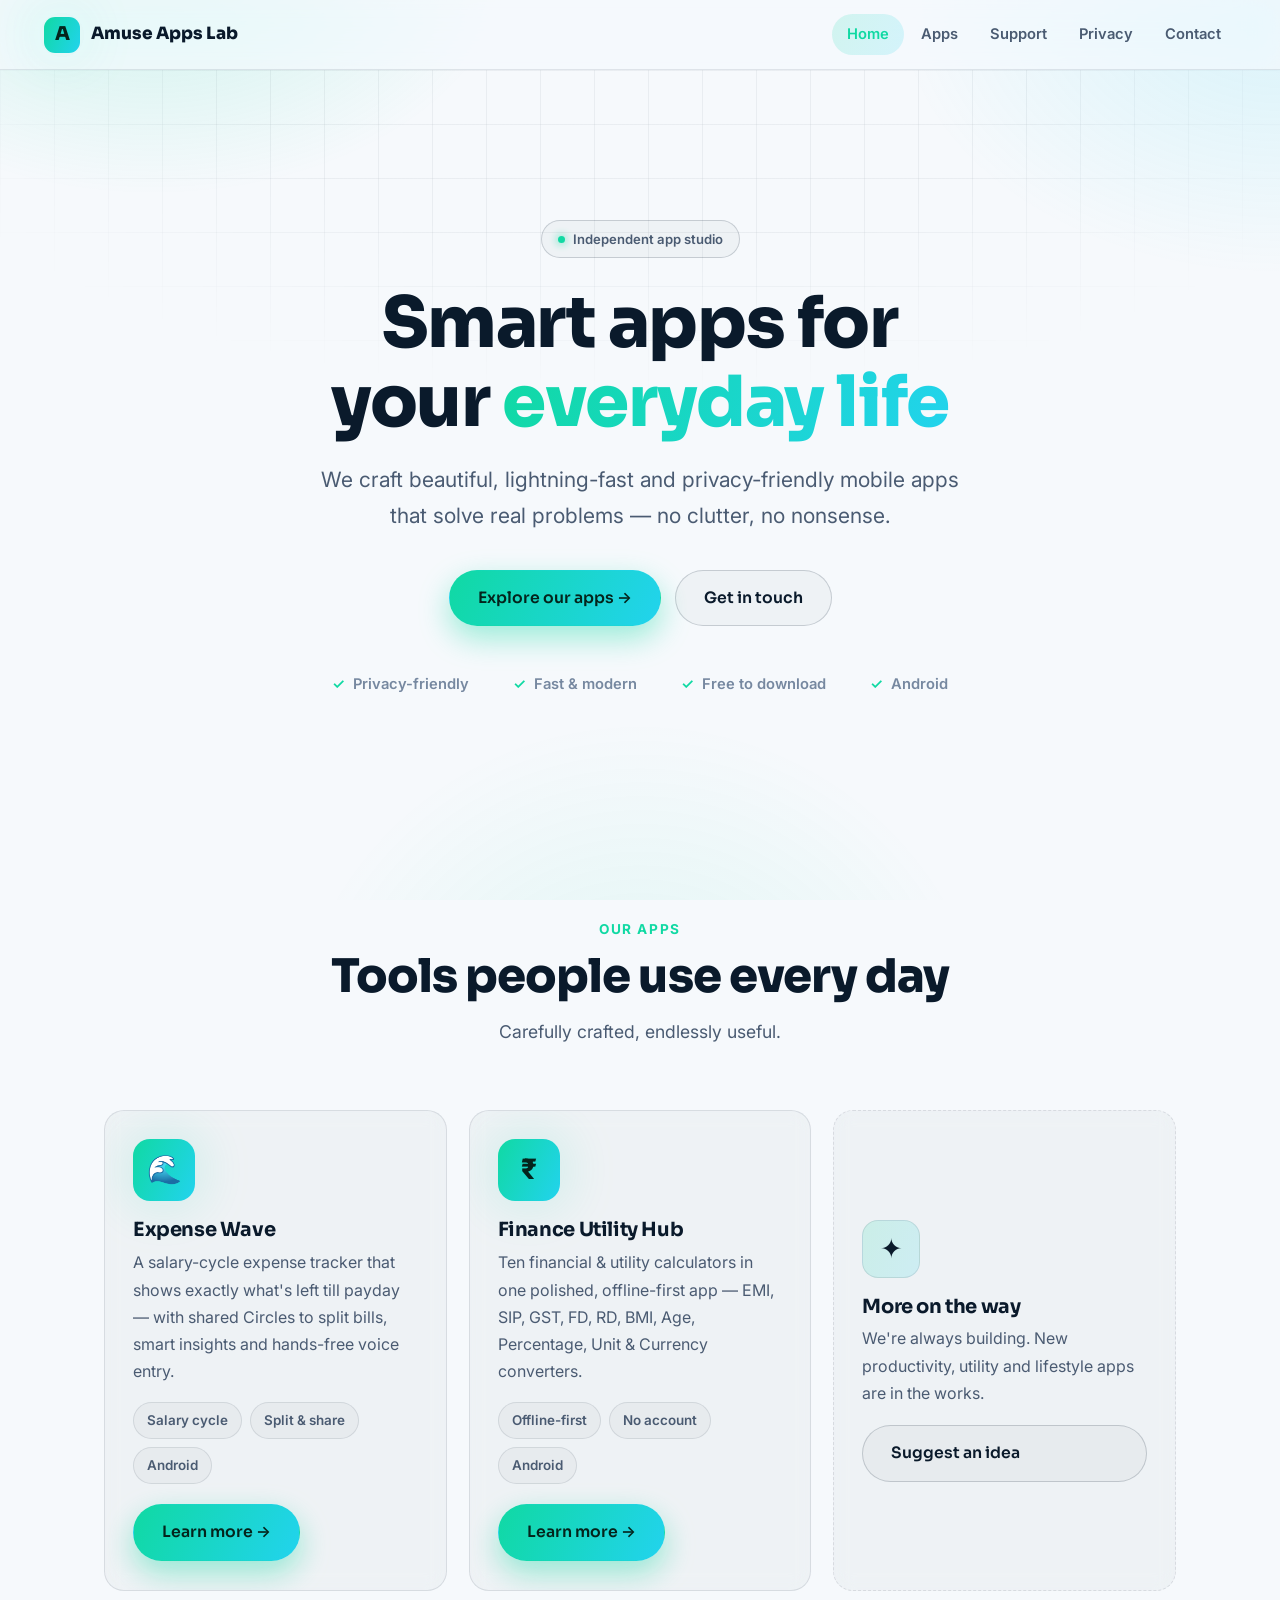
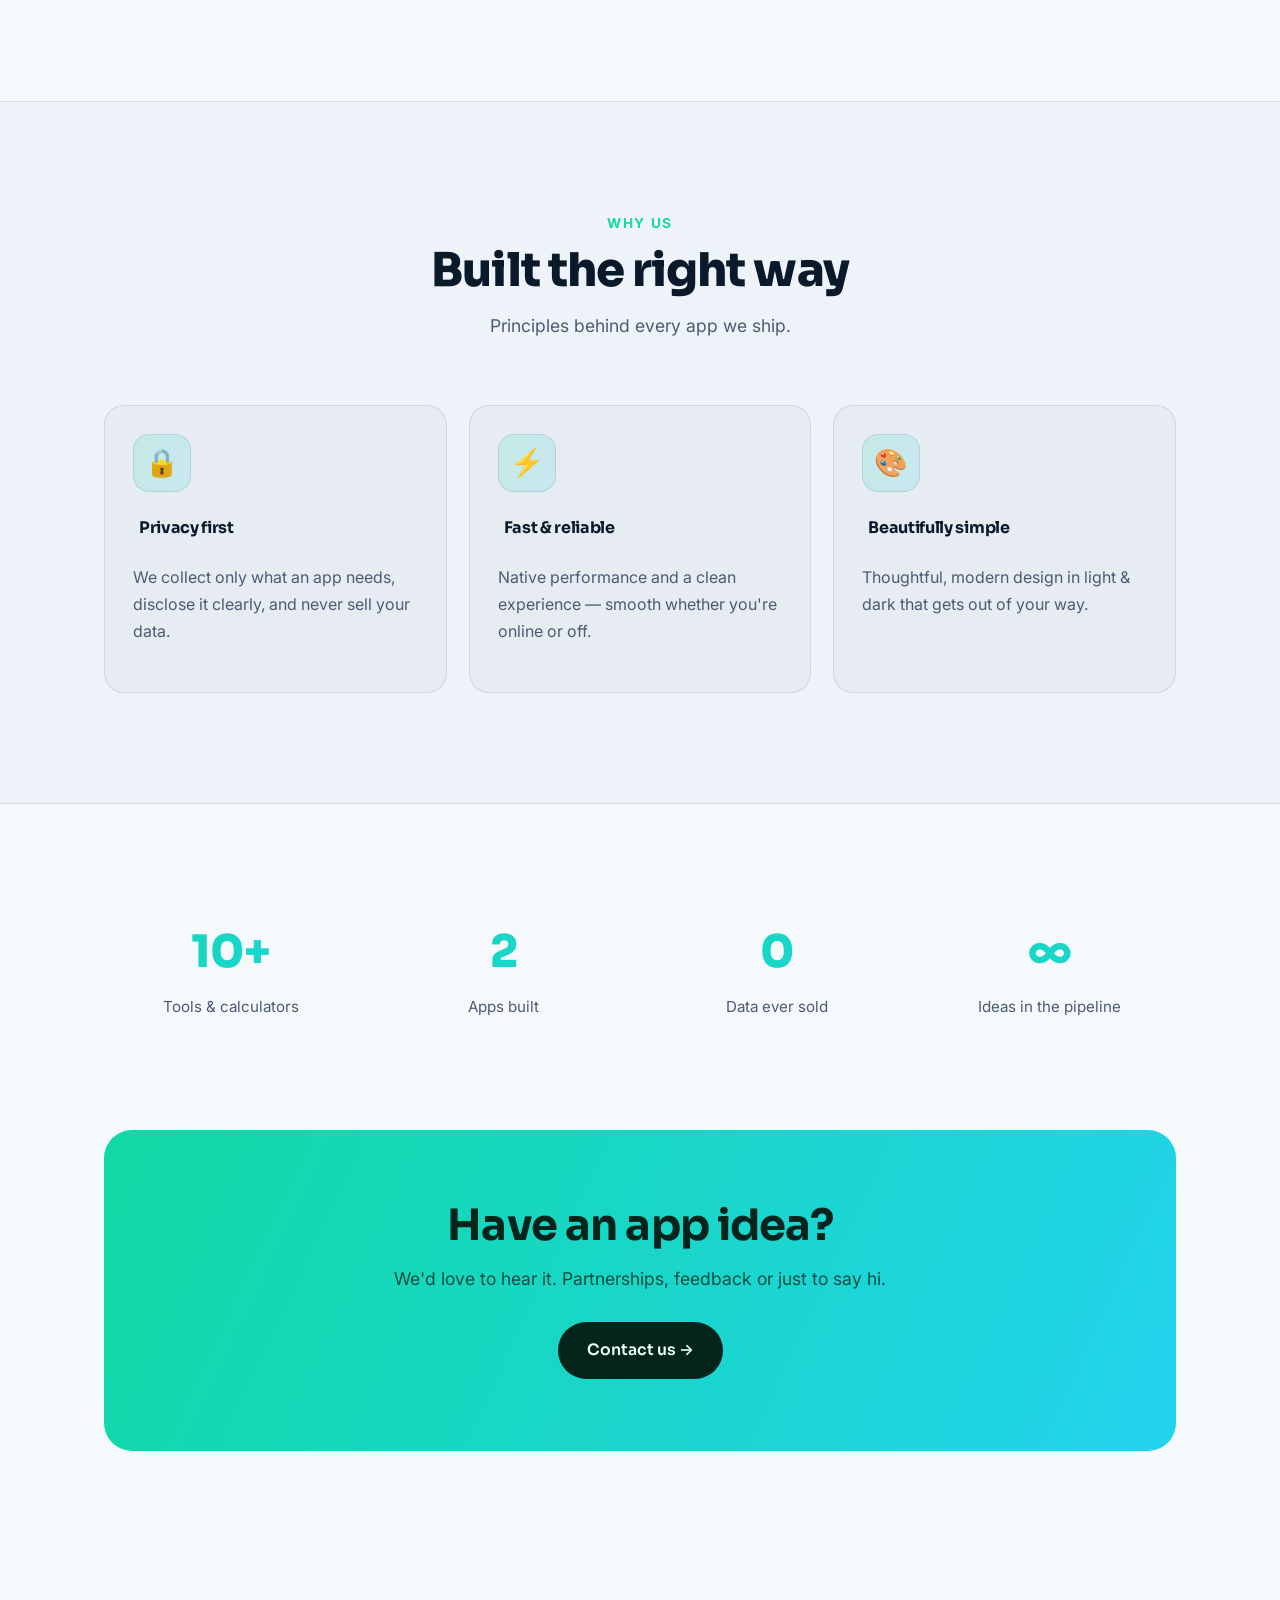
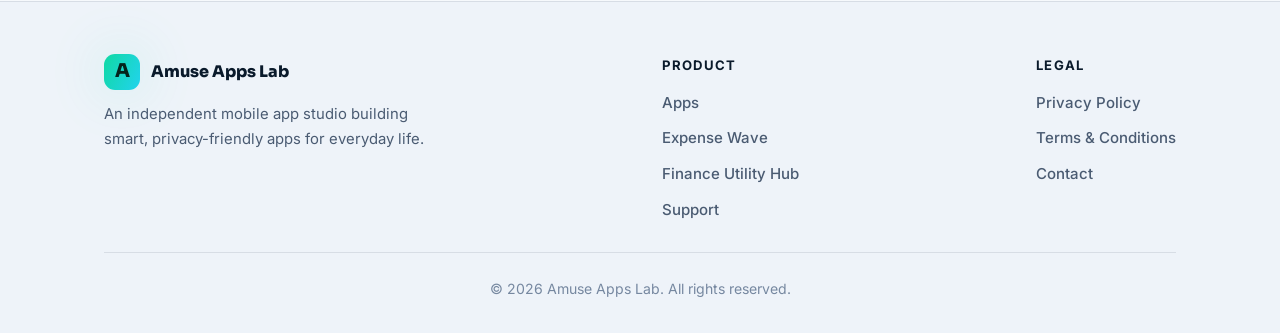
<file: index.html>
<!doctype html>
<html lang="en">
<head>
<meta charset="utf-8">
<meta name="viewport" content="width=device-width, initial-scale=1">
<title>Amuse Apps Lab — Smart Apps for Everyday Life</title>
<meta name="description" content="Amuse Apps Lab builds beautiful, fast and privacy-friendly mobile apps for finance, productivity and everyday life.">
<link rel="preconnect" href="https://fonts.googleapis.com">
<link rel="preconnect" href="https://fonts.gstatic.com" crossorigin>
<link href="https://fonts.googleapis.com/css2?family=Inter:wght@400;500;600;700&family=Sora:wght@600;700;800&display=swap" rel="stylesheet">
<link rel="stylesheet" href="css/style.css">
<script>document.documentElement.className += ' js';</script>
</head>
<body>

<nav class="nav">
  <a class="brand" href="index.html"><span class="logo">A</span> Amuse Apps Lab</a>
  <div class="links">
    <a href="index.html" class="active">Home</a>
    <a href="index.html#apps">Apps</a>
    <a href="support.html">Support</a>
    <a href="privacy-policy.html">Privacy</a>
    <a href="contact.html">Contact</a>
  </div>
</nav>

<header class="hero">
  <div class="hero-grid"></div>
  <div class="container">
    <span class="eyebrow"><span class="dot"></span> Independent app studio</span>
    <h1>Smart apps for<br>your <span class="gt">everyday life</span></h1>
    <p class="sub">We craft beautiful, lightning-fast and privacy-friendly mobile apps that solve real problems — no clutter, no nonsense.</p>
    <div class="btn-row">
      <a class="btn btn-primary" href="index.html#apps">Explore our apps →</a>
      <a class="btn btn-ghost" href="contact.html">Get in touch</a>
    </div>
    <div class="trust">
      <span><span class="ic">✓</span> Privacy-friendly</span>
      <span><span class="ic">✓</span> Fast &amp; modern</span>
      <span><span class="ic">✓</span> Free to download</span>
      <span><span class="ic">✓</span> Android</span>
    </div>
  </div>
</header>

<main>
  <!-- Apps -->
  <section class="section" id="apps">
    <div class="container">
      <div class="section-head reveal">
        <div class="kicker">Our Apps</div>
        <h2>Tools people use every day</h2>
        <p>Carefully crafted, endlessly useful.</p>
      </div>
      <div class="grid cols-2">
        <div class="card hover glow reveal">
          <div class="app-icon">🌊</div>
          <h3>Expense Wave</h3>
          <p>A salary-cycle expense tracker that shows exactly what's left till payday — with shared Circles to split bills, smart insights and hands-free voice entry.</p>
          <div class="tags" style="margin-bottom:20px">
            <span class="tag">Salary cycle</span>
            <span class="tag">Split &amp; share</span>
            <span class="tag">Android</span>
          </div>
          <a class="btn btn-primary" href="apps/expensewave/index.html">Learn more →</a>
        </div>

        <div class="card hover glow reveal">
          <div class="app-icon">₹</div>
          <h3>Finance Utility Hub</h3>
          <p>Ten financial &amp; utility calculators in one polished, offline-first app — EMI, SIP, GST, FD, RD, BMI, Age, Percentage, Unit &amp; Currency converters.</p>
          <div class="tags" style="margin-bottom:20px">
            <span class="tag">Offline-first</span>
            <span class="tag">No account</span>
            <span class="tag">Android</span>
          </div>
          <a class="btn btn-primary" href="apps/finance-utility-hub/index.html">Learn more →</a>
        </div>

        <div class="card hover reveal" style="border-style:dashed;display:flex;flex-direction:column;justify-content:center">
          <div class="tile">✦</div>
          <h3>More on the way</h3>
          <p>We're always building. New productivity, utility and lifestyle apps are in the works.</p>
          <a class="btn btn-ghost" href="contact.html">Suggest an idea</a>
        </div>
      </div>
    </div>
  </section>

  <!-- Values -->
  <section class="section" style="background:var(--bg-2);border-top:1px solid var(--border);border-bottom:1px solid var(--border)">
    <div class="container">
      <div class="section-head reveal">
        <div class="kicker">Why us</div>
        <h2>Built the right way</h2>
        <p>Principles behind every app we ship.</p>
      </div>
      <div class="grid cols-3">
        <div class="card hover reveal"><div class="tile">🔒</div><h4 class="feature">Privacy first</h4><p class="muted mt0">We collect only what an app needs, disclose it clearly, and never sell your data.</p></div>
        <div class="card hover reveal"><div class="tile">⚡</div><h4 class="feature">Fast &amp; reliable</h4><p class="muted mt0">Native performance and a clean experience — smooth whether you're online or off.</p></div>
        <div class="card hover reveal"><div class="tile">🎨</div><h4 class="feature">Beautifully simple</h4><p class="muted mt0">Thoughtful, modern design in light &amp; dark that gets out of your way.</p></div>
      </div>
    </div>
  </section>

  <!-- Stats -->
  <section class="section">
    <div class="container">
      <div class="stats reveal">
        <div><div class="num gt">10+</div><div class="lbl">Tools &amp; calculators</div></div>
        <div><div class="num gt">2</div><div class="lbl">Apps built</div></div>
        <div><div class="num gt">0</div><div class="lbl">Data ever sold</div></div>
        <div><div class="num gt">∞</div><div class="lbl">Ideas in the pipeline</div></div>
      </div>
    </div>
  </section>

  <!-- CTA -->
  <section class="section" style="padding-top:0">
    <div class="container">
      <div class="cta reveal">
        <h2>Have an app idea?</h2>
        <p>We'd love to hear it. Partnerships, feedback or just to say hi.</p>
        <a class="btn btn-dark" href="contact.html">Contact us →</a>
      </div>
    </div>
  </section>
</main>

<footer class="footer">
  <div class="container">
    <div class="cols">
      <div class="about">
        <div class="brand"><span class="logo">A</span> Amuse Apps Lab</div>
        <p>An independent mobile app studio building smart, privacy-friendly apps for everyday life.</p>
      </div>
      <div class="flinks">
        <strong>Product</strong>
        <a href="index.html#apps">Apps</a>
        <a href="apps/expensewave/index.html">Expense Wave</a>
        <a href="apps/finance-utility-hub/index.html">Finance Utility Hub</a>
        <a href="support.html">Support</a>
      </div>
      <div class="flinks">
        <strong>Legal</strong>
        <a href="privacy-policy.html">Privacy Policy</a>
        <a href="terms-and-conditions.html">Terms &amp; Conditions</a>
        <a href="contact.html">Contact</a>
      </div>
    </div>
    <div class="copy">© 2026 Amuse Apps Lab. All rights reserved.</div>
  </div>
</footer>

<script>
  const io = new IntersectionObserver((es) => es.forEach(e => { if (e.isIntersecting) { e.target.classList.add('in'); io.unobserve(e.target); } }), { threshold: 0.12 });
  document.querySelectorAll('.reveal').forEach(el => io.observe(el));
</script>
</body>
</html>
</file>
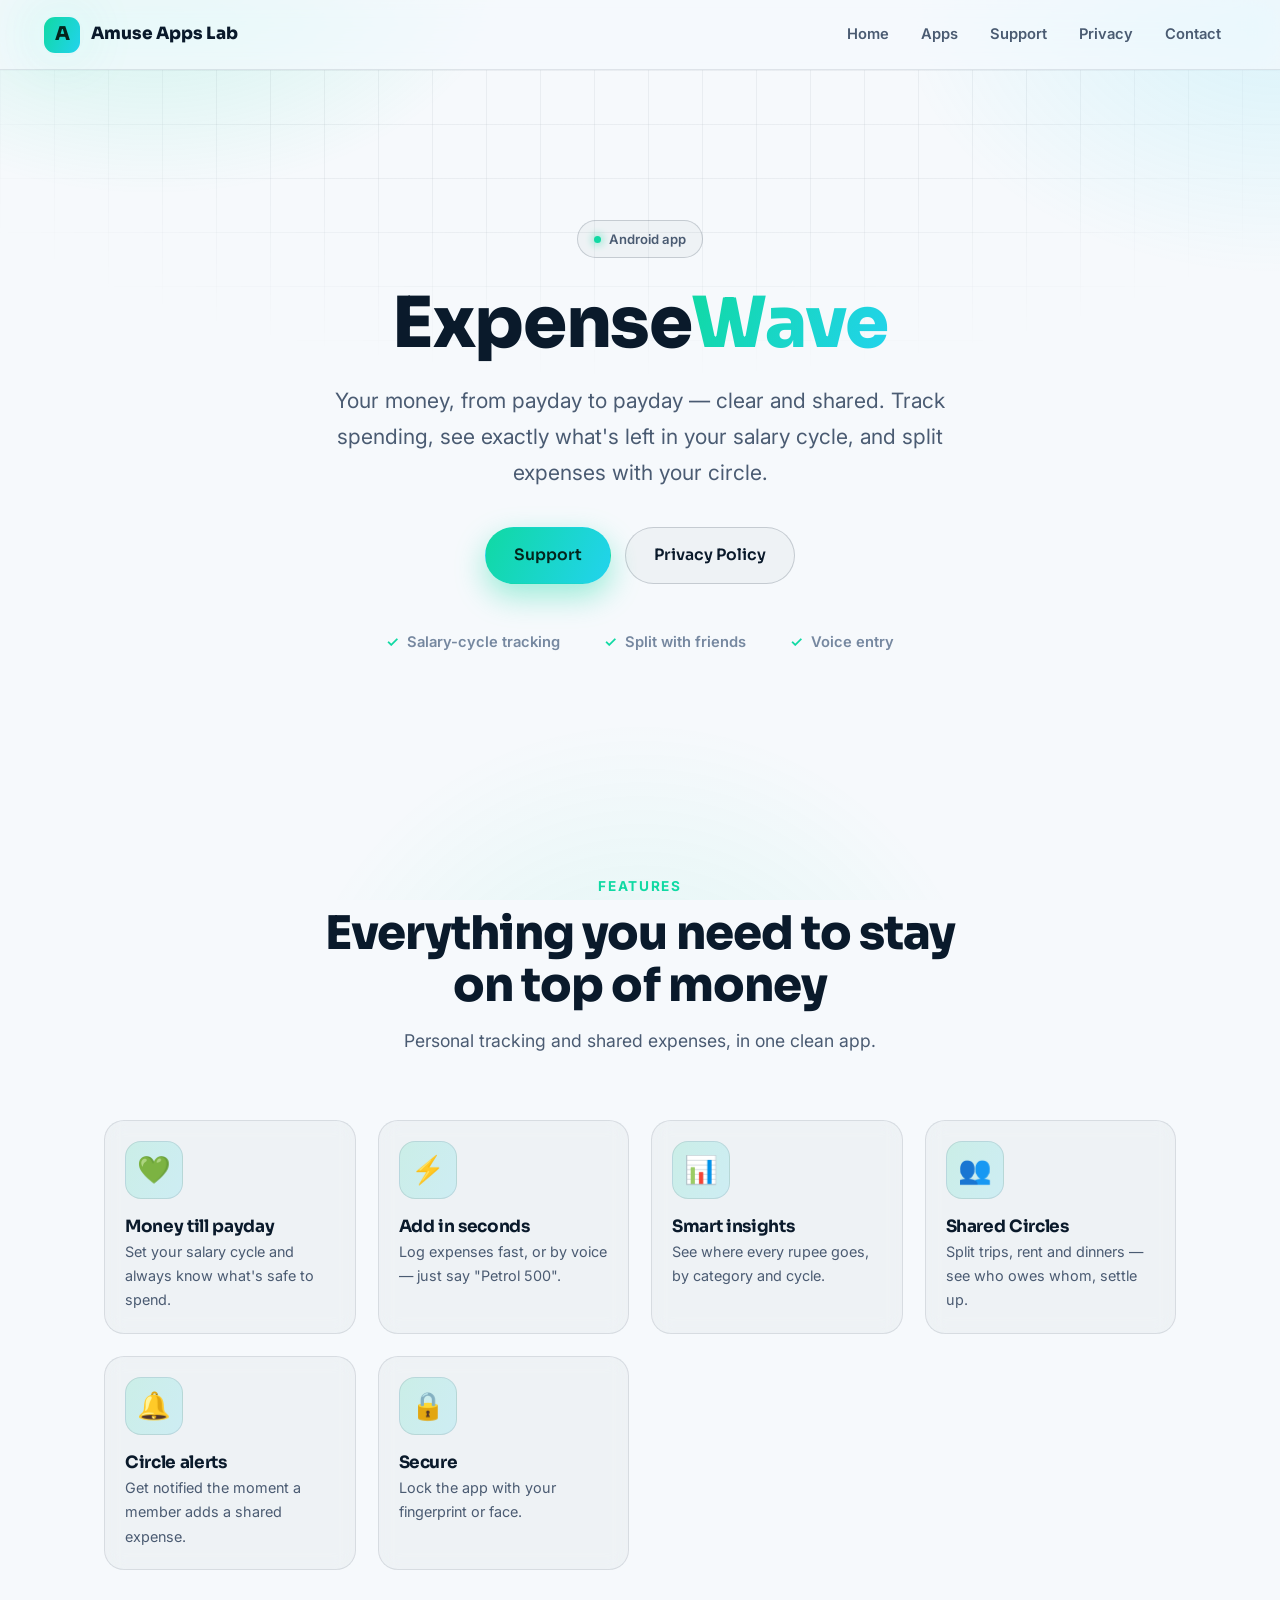
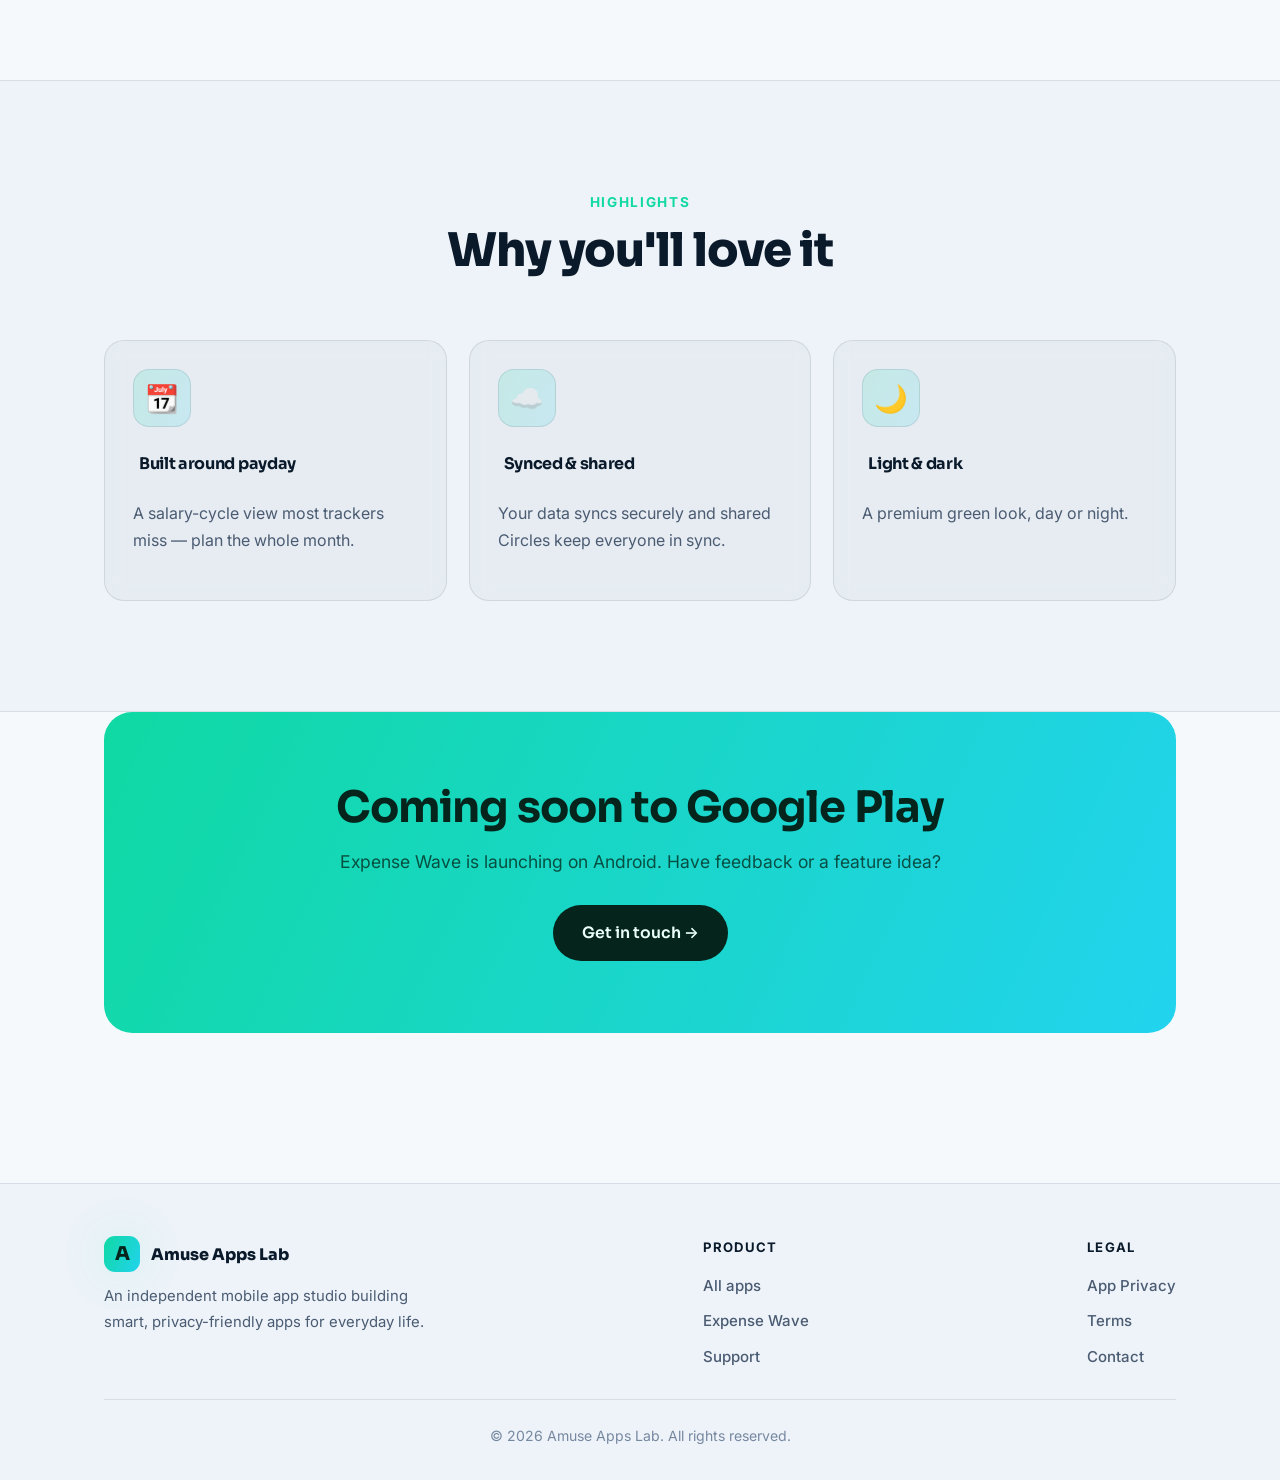
<file: apps/expensewave/index.html>
<!doctype html>
<html lang="en">
<head>
<meta charset="utf-8">
<meta name="viewport" content="width=device-width, initial-scale=1">
<title>Expense Wave | Amuse Apps Lab</title>
<meta name="description" content="Expense Wave — a salary-cycle expense tracker with shared Circles, insights and voice entry. Know exactly what's left till payday.">
<link rel="preconnect" href="https://fonts.googleapis.com">
<link rel="preconnect" href="https://fonts.gstatic.com" crossorigin>
<link href="https://fonts.googleapis.com/css2?family=Inter:wght@400;500;600;700&family=Sora:wght@600;700;800&display=swap" rel="stylesheet">
<link rel="stylesheet" href="../../css/style.css">
<script>document.documentElement.className += ' js';</script>
</head>
<body>

<nav class="nav">
  <a class="brand" href="../../index.html"><span class="logo">A</span> Amuse Apps Lab</a>
  <div class="links">
    <a href="../../index.html">Home</a>
    <a href="../../index.html#apps">Apps</a>
    <a href="../../support.html">Support</a>
    <a href="privacy-policy.html">Privacy</a>
    <a href="../../contact.html">Contact</a>
  </div>
</nav>

<header class="hero">
  <div class="hero-grid"></div>
  <div class="container">
    <span class="eyebrow"><span class="dot"></span> Android app</span>
    <h1>Expense<span class="gt">Wave</span></h1>
    <p class="sub">Your money, from payday to payday — clear and shared. Track spending, see exactly what's left in your salary cycle, and split expenses with your circle.</p>
    <div class="btn-row">
      <a class="btn btn-primary" href="../../support.html">Support</a>
      <a class="btn btn-ghost" href="privacy-policy.html">Privacy Policy</a>
    </div>
    <div class="trust">
      <span><span class="ic">✓</span> Salary-cycle tracking</span>
      <span><span class="ic">✓</span> Split with friends</span>
      <span><span class="ic">✓</span> Voice entry</span>
    </div>
  </div>
</header>

<main>
  <section class="section">
    <div class="container">
      <div class="section-head reveal">
        <div class="kicker">Features</div>
        <h2>Everything you need to stay on top of money</h2>
        <p>Personal tracking and shared expenses, in one clean app.</p>
      </div>
      <div class="grid cols-3">
        <div class="card mini hover reveal"><div class="tile">💚</div><h3>Money till payday</h3><p class="muted">Set your salary cycle and always know what's safe to spend.</p></div>
        <div class="card mini hover reveal"><div class="tile">⚡</div><h3>Add in seconds</h3><p class="muted">Log expenses fast, or by voice — just say "Petrol 500".</p></div>
        <div class="card mini hover reveal"><div class="tile">📊</div><h3>Smart insights</h3><p class="muted">See where every rupee goes, by category and cycle.</p></div>
        <div class="card mini hover reveal"><div class="tile">👥</div><h3>Shared Circles</h3><p class="muted">Split trips, rent and dinners — see who owes whom, settle up.</p></div>
        <div class="card mini hover reveal"><div class="tile">🔔</div><h3>Circle alerts</h3><p class="muted">Get notified the moment a member adds a shared expense.</p></div>
        <div class="card mini hover reveal"><div class="tile">🔒</div><h3>Secure</h3><p class="muted">Lock the app with your fingerprint or face.</p></div>
      </div>
    </div>
  </section>

  <section class="section" style="background:var(--bg-2);border-top:1px solid var(--border);border-bottom:1px solid var(--border)">
    <div class="container">
      <div class="section-head reveal">
        <div class="kicker">Highlights</div>
        <h2>Why you'll love it</h2>
      </div>
      <div class="grid cols-3">
        <div class="card hover reveal"><div class="tile">📆</div><h4 class="feature">Built around payday</h4><p class="muted mt0">A salary-cycle view most trackers miss — plan the whole month.</p></div>
        <div class="card hover reveal"><div class="tile">☁️</div><h4 class="feature">Synced &amp; shared</h4><p class="muted mt0">Your data syncs securely and shared Circles keep everyone in sync.</p></div>
        <div class="card hover reveal"><div class="tile">🌙</div><h4 class="feature">Light &amp; dark</h4><p class="muted mt0">A premium green look, day or night.</p></div>
      </div>
    </div>
  </section>

  <section class="section" style="padding-top:0">
    <div class="container">
      <div class="cta reveal">
        <h2>Coming soon to Google Play</h2>
        <p>Expense Wave is launching on Android. Have feedback or a feature idea?</p>
        <a class="btn btn-dark" href="../../contact.html">Get in touch →</a>
      </div>
    </div>
  </section>
</main>

<footer class="footer">
  <div class="container">
    <div class="cols">
      <div class="about">
        <div class="brand"><span class="logo">A</span> Amuse Apps Lab</div>
        <p>An independent mobile app studio building smart, privacy-friendly apps for everyday life.</p>
      </div>
      <div class="flinks">
        <strong>Product</strong>
        <a href="../../index.html#apps">All apps</a>
        <a href="index.html">Expense Wave</a>
        <a href="../../support.html">Support</a>
      </div>
      <div class="flinks">
        <strong>Legal</strong>
        <a href="privacy-policy.html">App Privacy</a>
        <a href="../../terms-and-conditions.html">Terms</a>
        <a href="../../contact.html">Contact</a>
      </div>
    </div>
    <div class="copy">© 2026 Amuse Apps Lab. All rights reserved.</div>
  </div>
</footer>

<script>
  const io = new IntersectionObserver((es) => es.forEach(e => { if (e.isIntersecting) { e.target.classList.add('in'); io.unobserve(e.target); } }), { threshold: 0.12 });
  document.querySelectorAll('.reveal').forEach(el => io.observe(el));
</script>
</body>
</html>
</file>
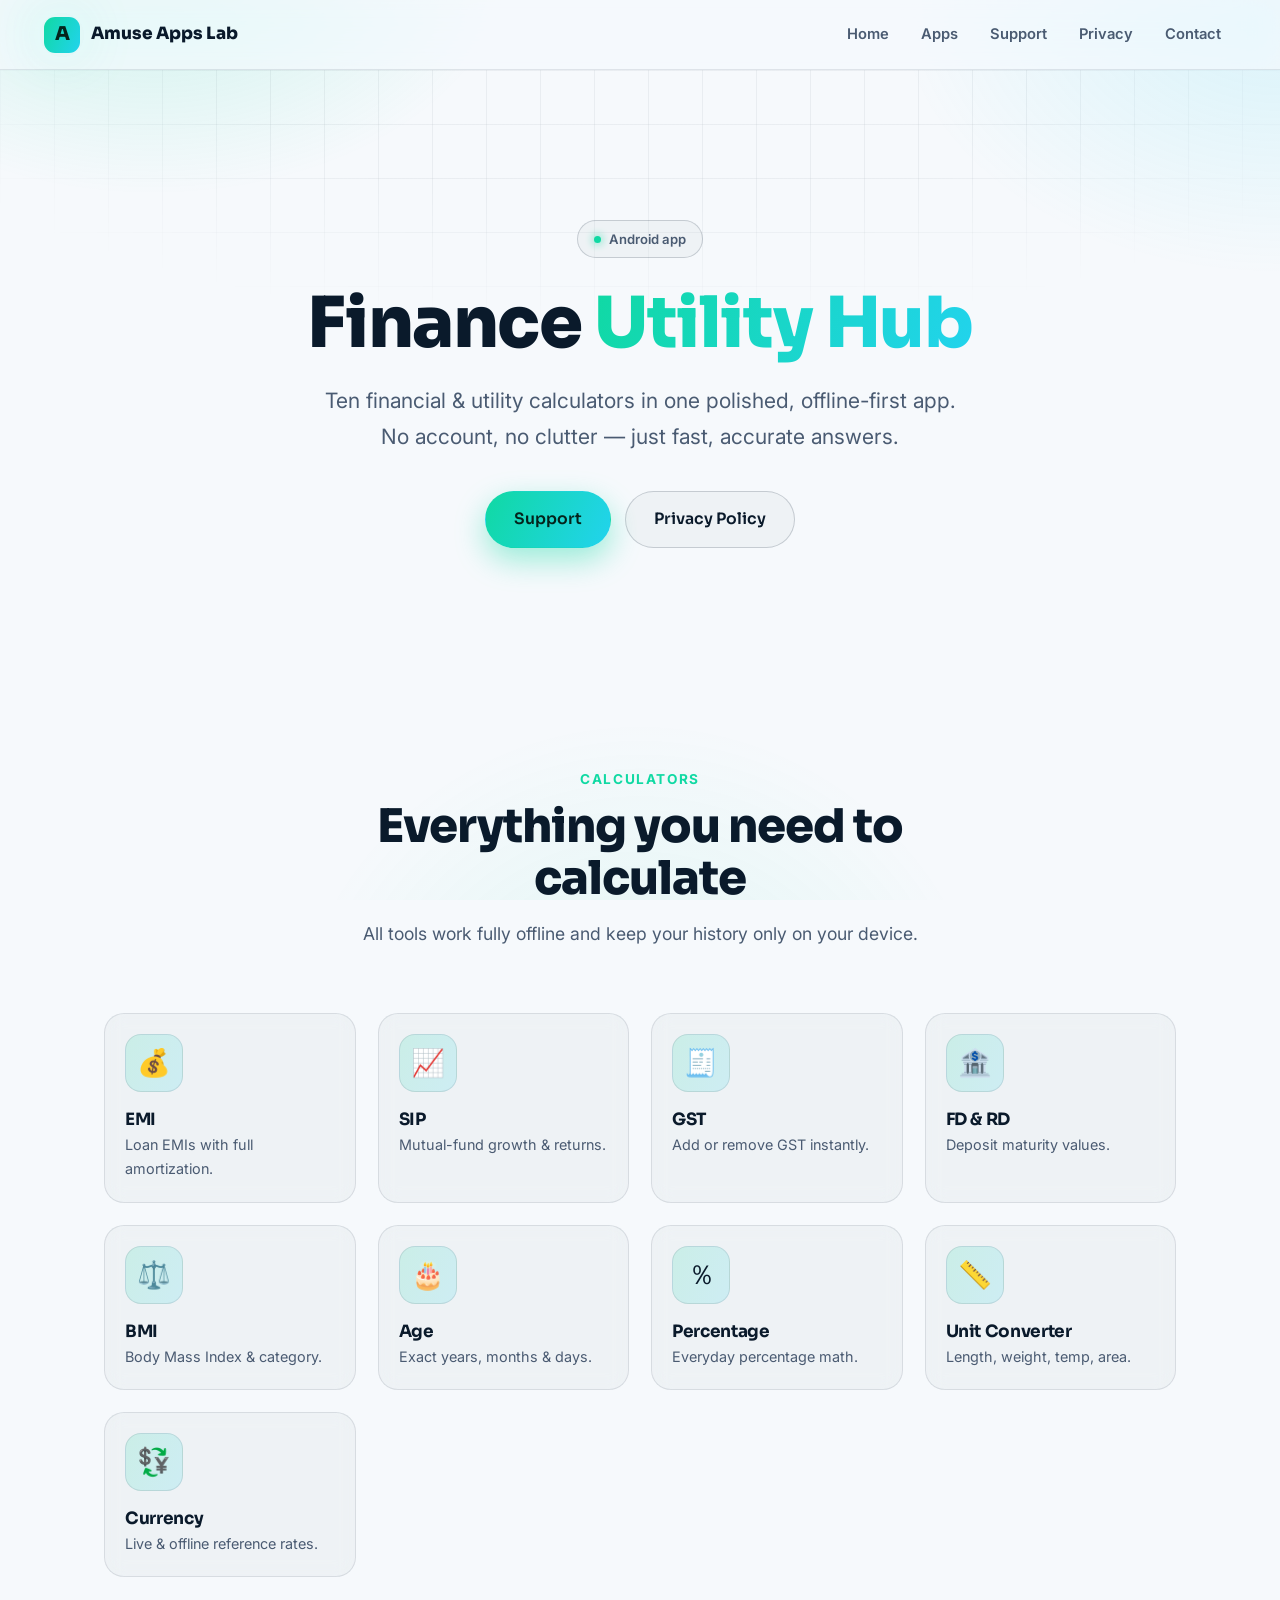
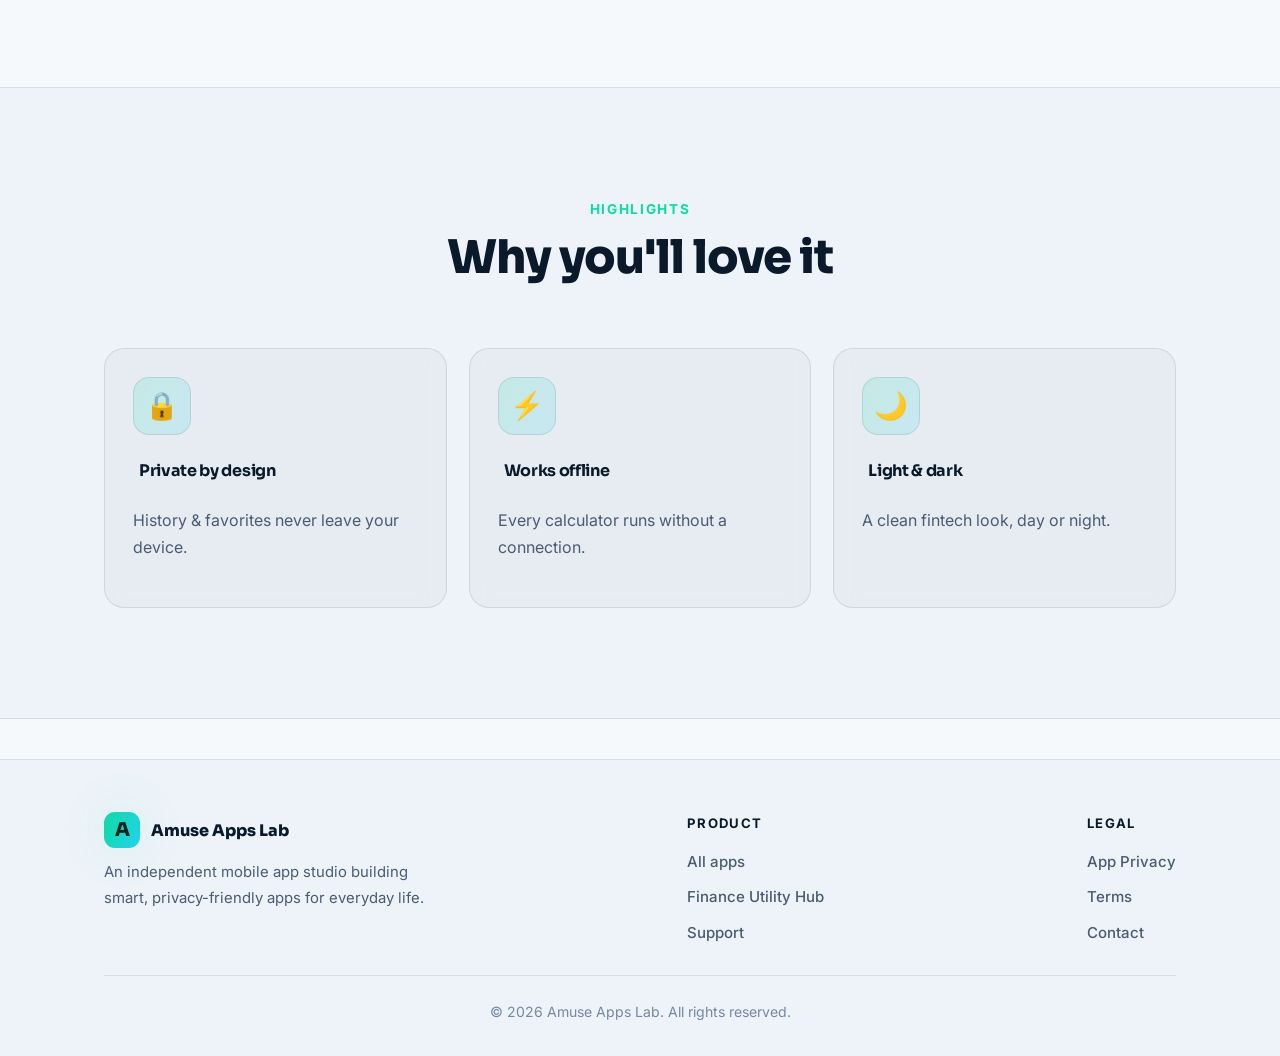
<file: apps/finance-utility-hub/index.html>
<!doctype html>
<html lang="en">
<head>
<meta charset="utf-8">
<meta name="viewport" content="width=device-width, initial-scale=1">
<title>Finance Utility Hub | Amuse Apps Lab</title>
<meta name="description" content="Finance Utility Hub — 10 financial and utility calculators in one offline-first Android app.">
<link rel="preconnect" href="https://fonts.googleapis.com">
<link rel="preconnect" href="https://fonts.gstatic.com" crossorigin>
<link href="https://fonts.googleapis.com/css2?family=Inter:wght@400;500;600;700&family=Sora:wght@600;700;800&display=swap" rel="stylesheet">
<link rel="stylesheet" href="../../css/style.css">
<script>document.documentElement.className += ' js';</script>
</head>
<body>

<nav class="nav">
  <a class="brand" href="../../index.html"><span class="logo">A</span> Amuse Apps Lab</a>
  <div class="links">
    <a href="../../index.html">Home</a>
    <a href="../../index.html#apps">Apps</a>
    <a href="../../support.html">Support</a>
    <a href="privacy-policy.html">Privacy</a>
    <a href="../../contact.html">Contact</a>
  </div>
</nav>

<header class="hero">
  <div class="hero-grid"></div>
  <div class="container">
    <span class="eyebrow"><span class="dot"></span> Android app</span>
    <h1>Finance <span class="gt">Utility Hub</span></h1>
    <p class="sub">Ten financial &amp; utility calculators in one polished, offline-first app. No account, no clutter — just fast, accurate answers.</p>
    <div class="btn-row">
      <a class="btn btn-primary" href="../../support.html">Support</a>
      <a class="btn btn-ghost" href="privacy-policy.html">Privacy Policy</a>
    </div>
  </div>
</header>

<main>
  <section class="section">
    <div class="container">
      <div class="section-head reveal">
        <div class="kicker">Calculators</div>
        <h2>Everything you need to calculate</h2>
        <p>All tools work fully offline and keep your history only on your device.</p>
      </div>
      <div class="grid cols-3">
        <div class="card mini hover reveal"><div class="tile">💰</div><h3>EMI</h3><p class="muted">Loan EMIs with full amortization.</p></div>
        <div class="card mini hover reveal"><div class="tile">📈</div><h3>SIP</h3><p class="muted">Mutual-fund growth &amp; returns.</p></div>
        <div class="card mini hover reveal"><div class="tile">🧾</div><h3>GST</h3><p class="muted">Add or remove GST instantly.</p></div>
        <div class="card mini hover reveal"><div class="tile">🏦</div><h3>FD &amp; RD</h3><p class="muted">Deposit maturity values.</p></div>
        <div class="card mini hover reveal"><div class="tile">⚖️</div><h3>BMI</h3><p class="muted">Body Mass Index &amp; category.</p></div>
        <div class="card mini hover reveal"><div class="tile">🎂</div><h3>Age</h3><p class="muted">Exact years, months &amp; days.</p></div>
        <div class="card mini hover reveal"><div class="tile">％</div><h3>Percentage</h3><p class="muted">Everyday percentage math.</p></div>
        <div class="card mini hover reveal"><div class="tile">📏</div><h3>Unit Converter</h3><p class="muted">Length, weight, temp, area.</p></div>
        <div class="card mini hover reveal"><div class="tile">💱</div><h3>Currency</h3><p class="muted">Live &amp; offline reference rates.</p></div>
      </div>
    </div>
  </section>

  <section class="section" style="background:var(--bg-2);border-top:1px solid var(--border);border-bottom:1px solid var(--border)">
    <div class="container">
      <div class="section-head reveal">
        <div class="kicker">Highlights</div>
        <h2>Why you'll love it</h2>
      </div>
      <div class="grid cols-3">
        <div class="card hover reveal"><div class="tile">🔒</div><h4 class="feature">Private by design</h4><p class="muted mt0">History &amp; favorites never leave your device.</p></div>
        <div class="card hover reveal"><div class="tile">⚡</div><h4 class="feature">Works offline</h4><p class="muted mt0">Every calculator runs without a connection.</p></div>
        <div class="card hover reveal"><div class="tile">🌙</div><h4 class="feature">Light &amp; dark</h4><p class="muted mt0">A clean fintech look, day or night.</p></div>
      </div>
    </div>
  </section>
</main>

<footer class="footer">
  <div class="container">
    <div class="cols">
      <div class="about">
        <div class="brand"><span class="logo">A</span> Amuse Apps Lab</div>
        <p>An independent mobile app studio building smart, privacy-friendly apps for everyday life.</p>
      </div>
      <div class="flinks">
        <strong>Product</strong>
        <a href="../../index.html#apps">All apps</a>
        <a href="index.html">Finance Utility Hub</a>
        <a href="../../support.html">Support</a>
      </div>
      <div class="flinks">
        <strong>Legal</strong>
        <a href="privacy-policy.html">App Privacy</a>
        <a href="../../terms-and-conditions.html">Terms</a>
        <a href="../../contact.html">Contact</a>
      </div>
    </div>
    <div class="copy">© 2026 Amuse Apps Lab. All rights reserved.</div>
  </div>
</footer>

<script>
  const io = new IntersectionObserver((es) => es.forEach(e => { if (e.isIntersecting) { e.target.classList.add('in'); io.unobserve(e.target); } }), { threshold: 0.12 });
  document.querySelectorAll('.reveal').forEach(el => io.observe(el));
</script>
</body>
</html>
</file>
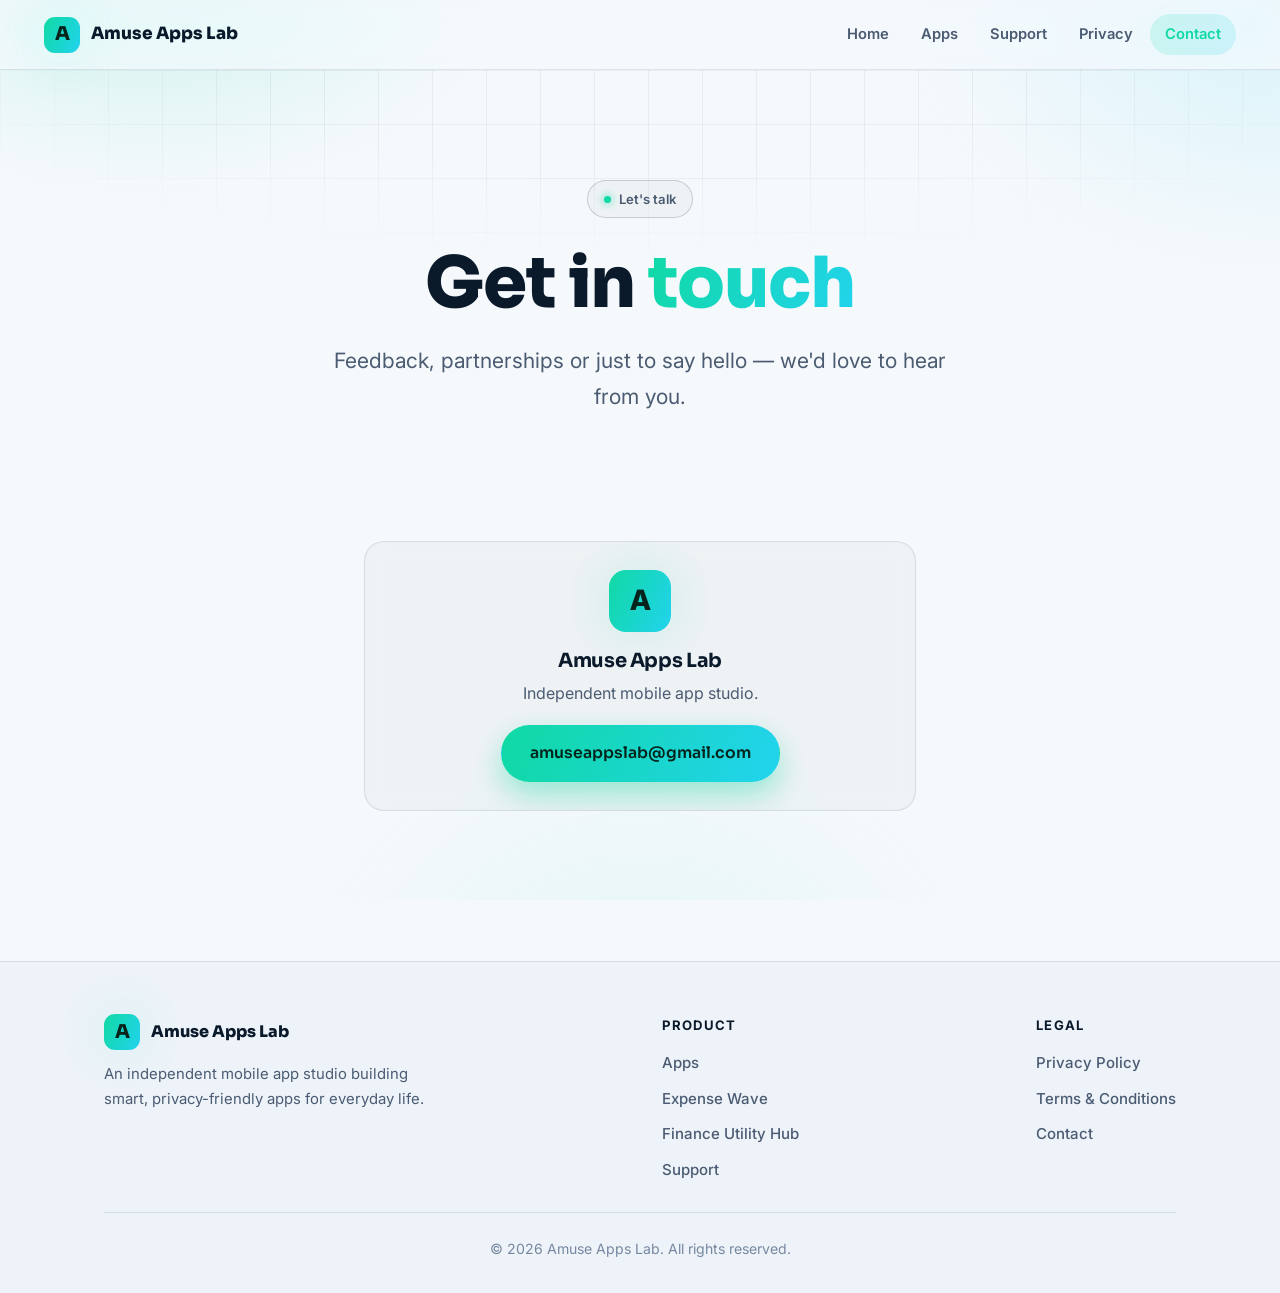
<file: contact.html>
<!doctype html>
<html lang="en">
<head>
<meta charset="utf-8">
<meta name="viewport" content="width=device-width, initial-scale=1">
<title>Contact | Amuse Apps Lab</title>
<meta name="description" content="Contact Amuse Apps Lab.">
<link rel="preconnect" href="https://fonts.googleapis.com">
<link rel="preconnect" href="https://fonts.gstatic.com" crossorigin>
<link href="https://fonts.googleapis.com/css2?family=Inter:wght@400;500;600;700&family=Sora:wght@600;700;800&display=swap" rel="stylesheet">
<link rel="stylesheet" href="css/style.css">
<script>document.documentElement.className += ' js';</script>
</head>
<body>

<nav class="nav">
  <a class="brand" href="index.html"><span class="logo">A</span> Amuse Apps Lab</a>
  <div class="links">
    <a href="index.html">Home</a>
    <a href="index.html#apps">Apps</a>
    <a href="support.html">Support</a>
    <a href="privacy-policy.html">Privacy</a>
    <a href="contact.html" class="active">Contact</a>
  </div>
</nav>

<header class="hero" style="padding:clamp(64px,11vw,110px) 0 clamp(30px,5vw,50px)">
  <div class="hero-grid"></div>
  <div class="container">
    <span class="eyebrow"><span class="dot"></span> Let's talk</span>
    <h1>Get in <span class="gt">touch</span></h1>
    <p class="sub">Feedback, partnerships or just to say hello — we'd love to hear from you.</p>
  </div>
</header>

<main class="section" style="padding-top:clamp(20px,4vw,40px)">
  <div class="container" style="max-width:640px">
    <div class="card hover glow reveal center">
      <div class="app-icon" style="margin-inline:auto">A</div>
      <h3>Amuse Apps Lab</h3>
      <p>Independent mobile app studio.</p>
      <a class="btn btn-primary" href="mailto:amuseappslab@gmail.com">amuseappslab@gmail.com</a>
    </div>
  </div>
</main>

<footer class="footer">
  <div class="container">
    <div class="cols">
      <div class="about">
        <div class="brand"><span class="logo">A</span> Amuse Apps Lab</div>
        <p>An independent mobile app studio building smart, privacy-friendly apps for everyday life.</p>
      </div>
      <div class="flinks">
        <strong>Product</strong>
        <a href="index.html#apps">Apps</a>
        <a href="apps/expensewave/index.html">Expense Wave</a>
        <a href="apps/finance-utility-hub/index.html">Finance Utility Hub</a>
        <a href="support.html">Support</a>
      </div>
      <div class="flinks">
        <strong>Legal</strong>
        <a href="privacy-policy.html">Privacy Policy</a>
        <a href="terms-and-conditions.html">Terms &amp; Conditions</a>
        <a href="contact.html">Contact</a>
      </div>
    </div>
    <div class="copy">© 2026 Amuse Apps Lab. All rights reserved.</div>
  </div>
</footer>

<script>
  const io = new IntersectionObserver((es) => es.forEach(e => { if (e.isIntersecting) { e.target.classList.add('in'); io.unobserve(e.target); } }), { threshold: 0.12 });
  document.querySelectorAll('.reveal').forEach(el => io.observe(el));
</script>
</body>
</html>
</file>
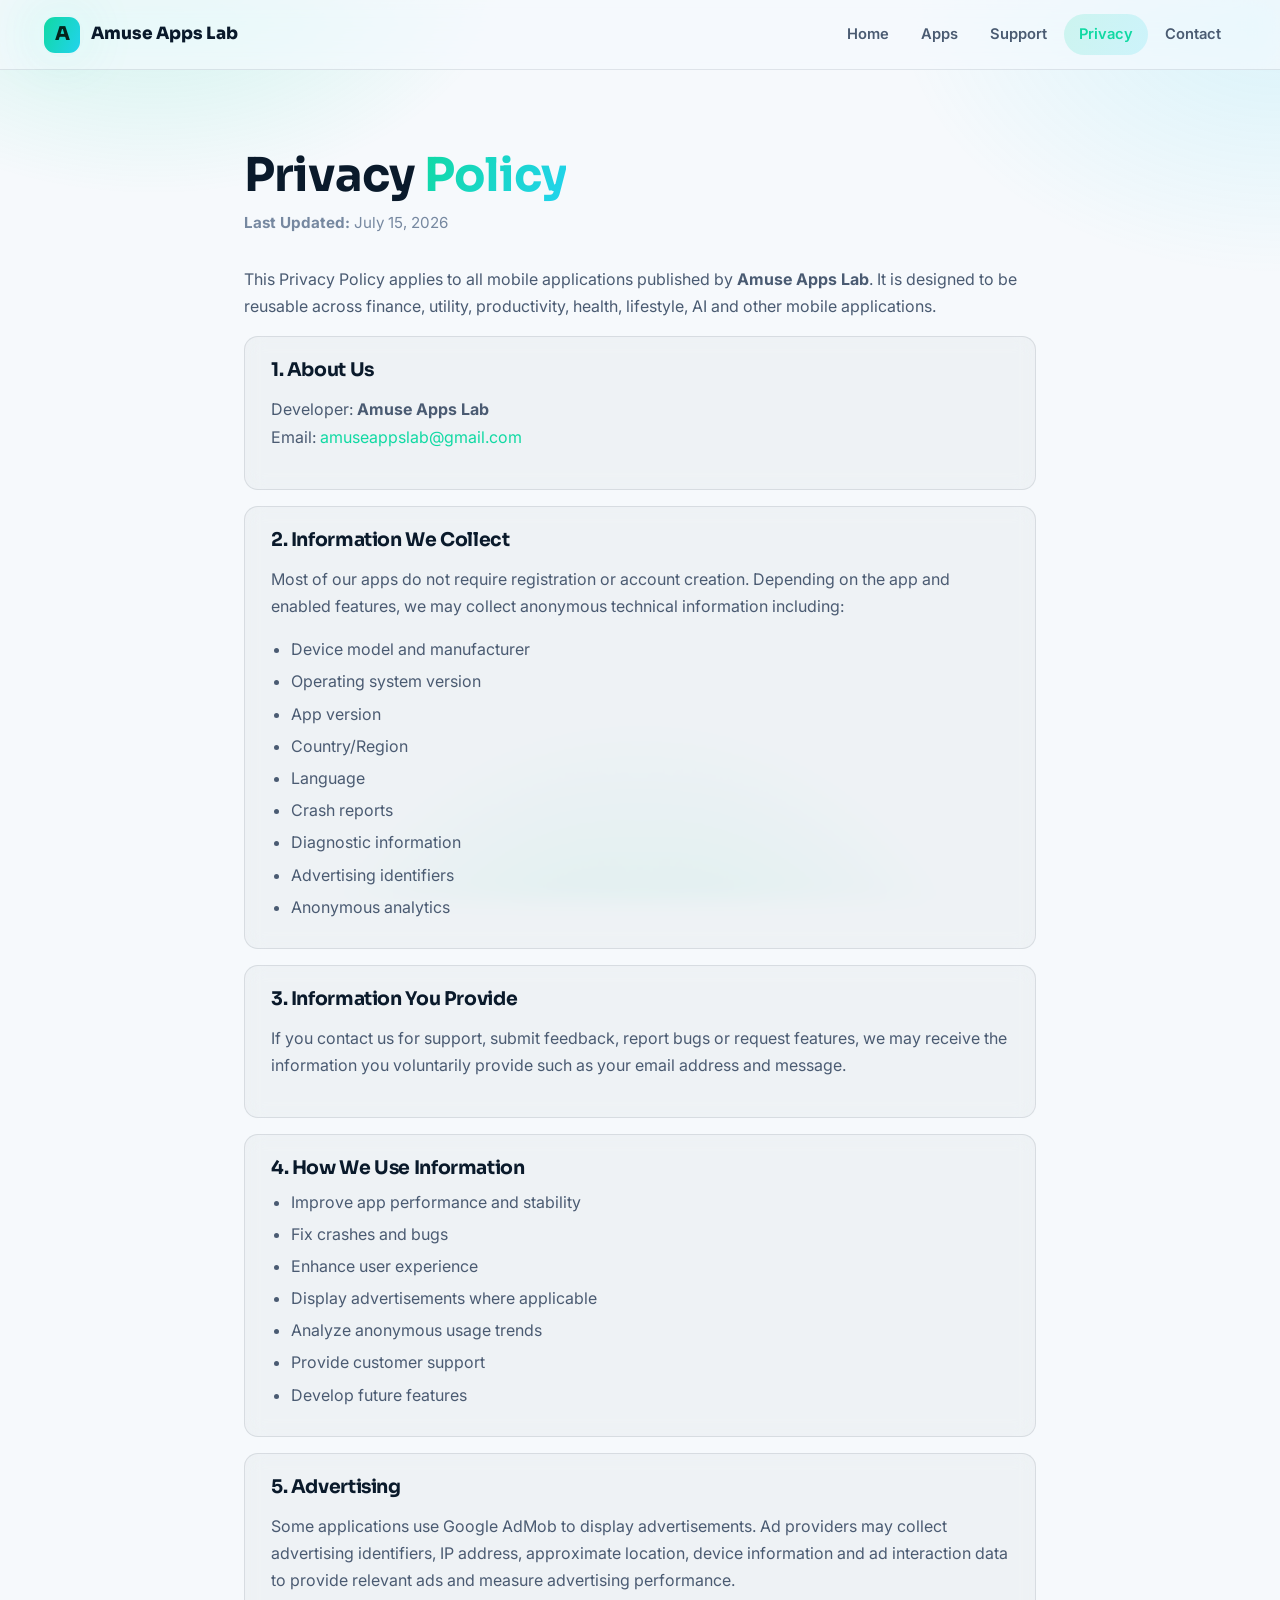
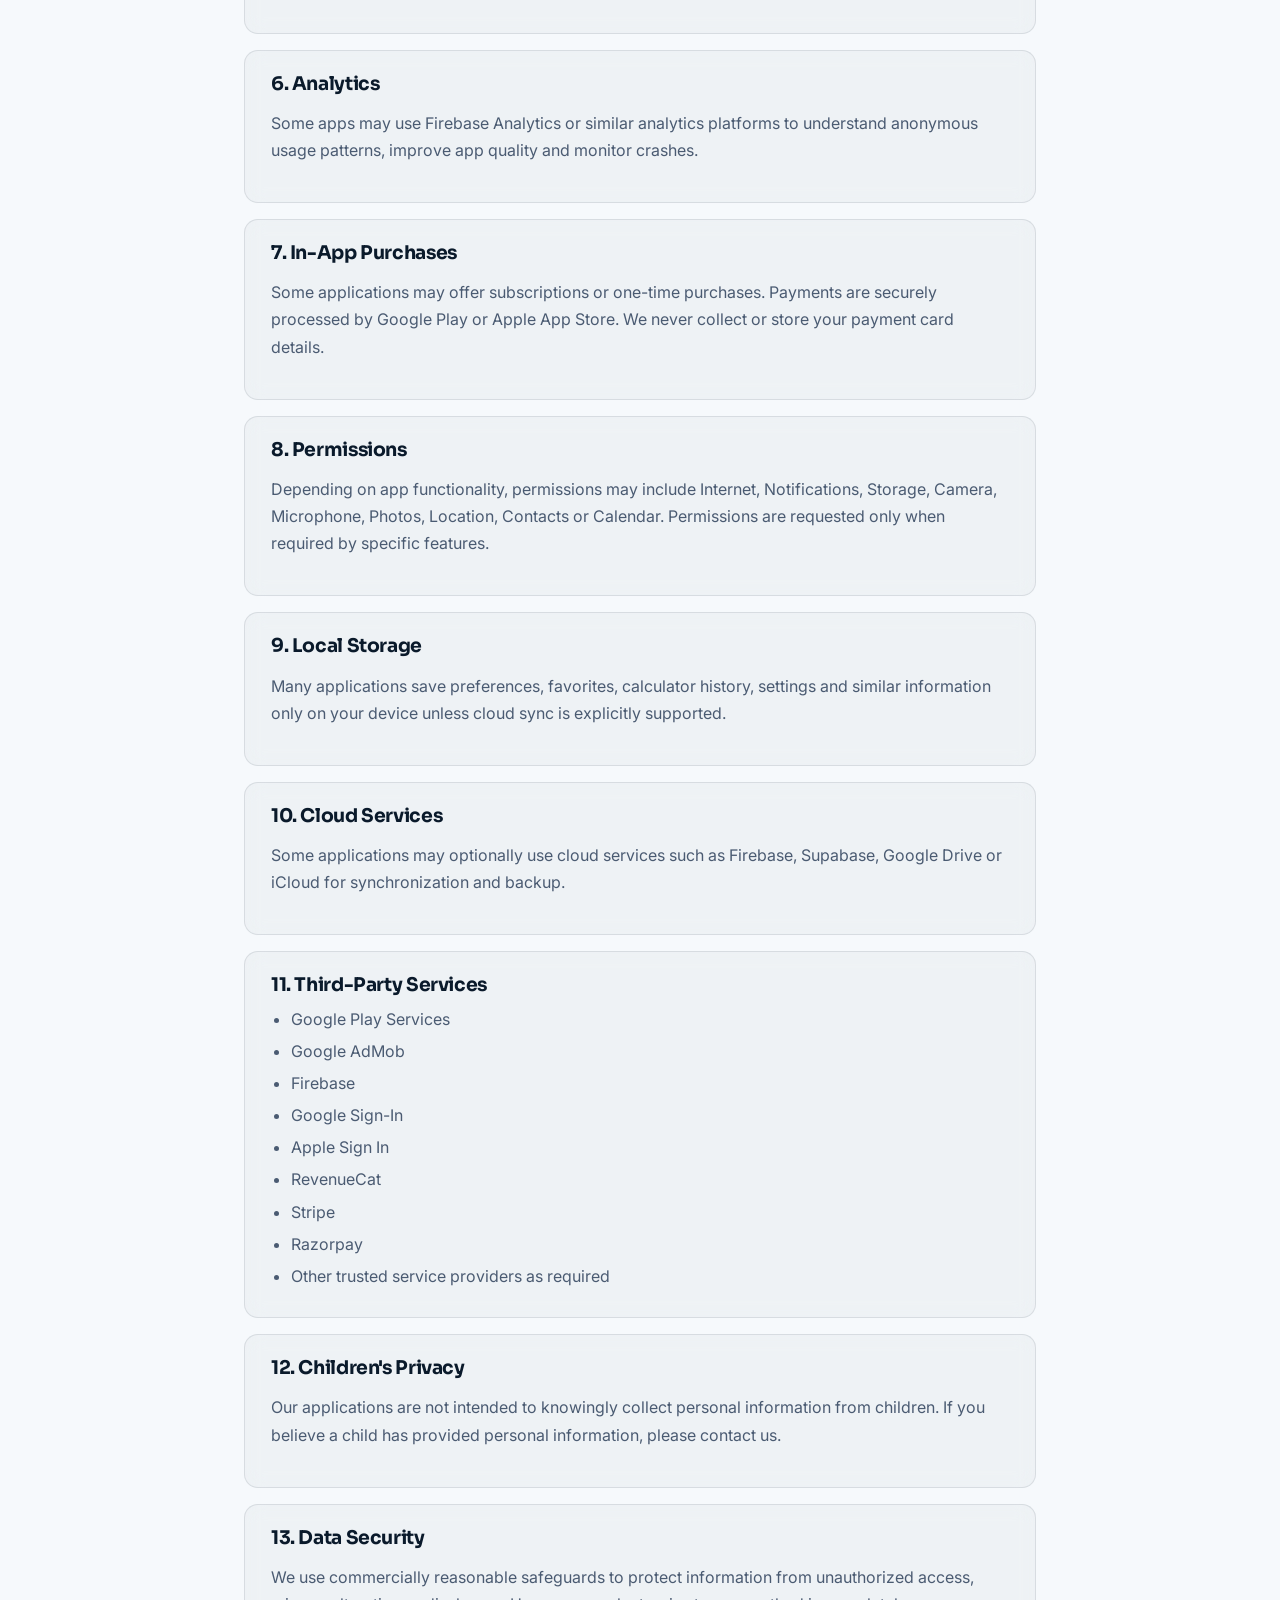
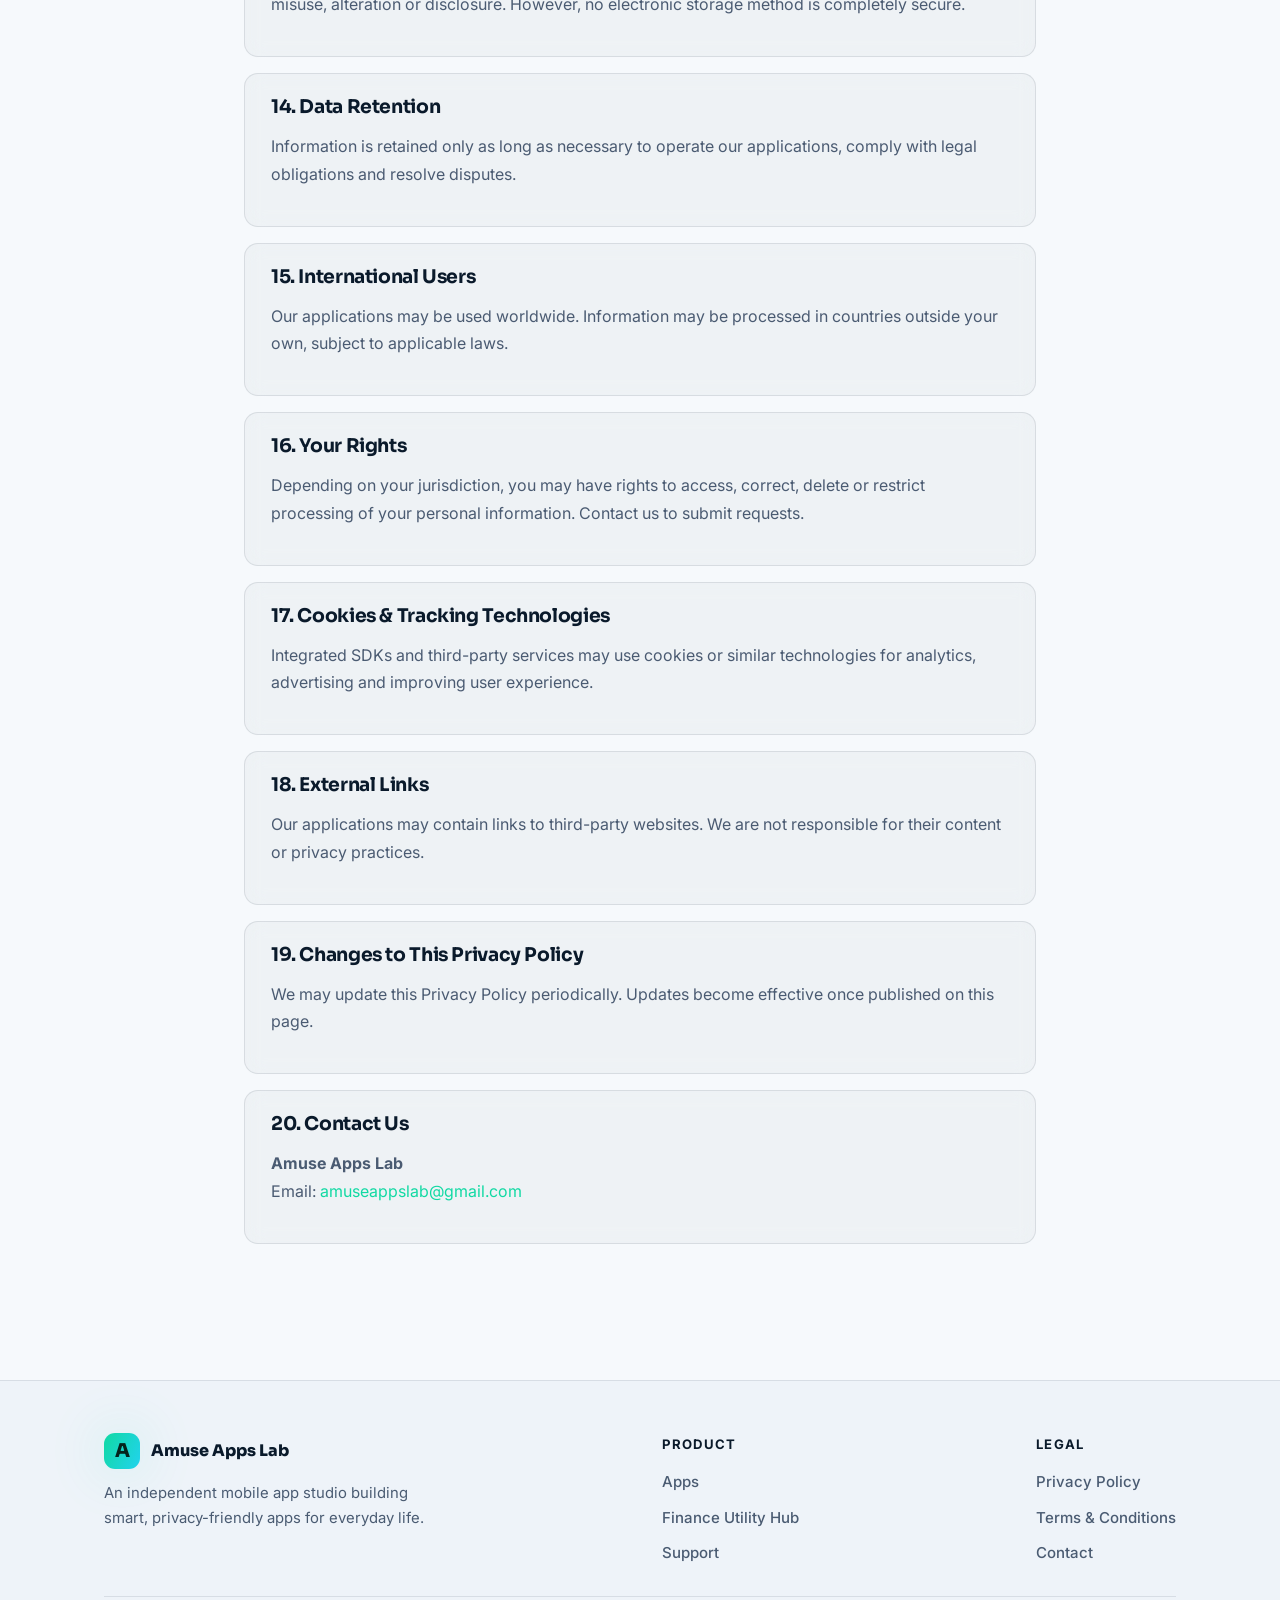
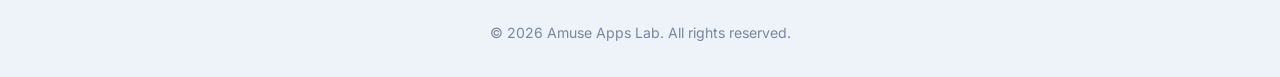
<file: privacy-policy.html>
<!doctype html>
<html lang="en">
<head>
<meta charset="utf-8">
<meta name="viewport" content="width=device-width, initial-scale=1">
<title>Privacy Policy | Amuse Apps Lab</title>
<meta name="description" content="Privacy Policy for all Amuse Apps Lab mobile applications.">
<link rel="preconnect" href="https://fonts.googleapis.com">
<link rel="preconnect" href="https://fonts.gstatic.com" crossorigin>
<link href="https://fonts.googleapis.com/css2?family=Inter:wght@400;500;600;700&family=Sora:wght@600;700;800&display=swap" rel="stylesheet">
<link rel="stylesheet" href="css/style.css">
</head>
<body>

<nav class="nav">
  <a class="brand" href="index.html"><span class="logo">A</span> Amuse Apps Lab</a>
  <div class="links">
    <a href="index.html">Home</a>
    <a href="index.html#apps">Apps</a>
    <a href="support.html">Support</a>
    <a href="privacy-policy.html" class="active">Privacy</a>
    <a href="contact.html">Contact</a>
  </div>
</nav>

<main class="legal">
  <h1>Privacy <span class="gt">Policy</span></h1>
  <p class="updated"><strong>Last Updated:</strong> July 15, 2026</p>
  <p class="muted">This Privacy Policy applies to all mobile applications published by <strong>Amuse Apps Lab</strong>. It is designed to be reusable across finance, utility, productivity, health, lifestyle, AI and other mobile applications.</p>

  <div class="block"><h2>1. About Us</h2>
  <p>Developer: <strong>Amuse Apps Lab</strong><br>Email: <a href="mailto:amuseappslab@gmail.com">amuseappslab@gmail.com</a></p></div>

  <div class="block"><h2>2. Information We Collect</h2>
  <p>Most of our apps do not require registration or account creation. Depending on the app and enabled features, we may collect anonymous technical information including:</p>
  <ul>
    <li>Device model and manufacturer</li>
    <li>Operating system version</li>
    <li>App version</li>
    <li>Country/Region</li>
    <li>Language</li>
    <li>Crash reports</li>
    <li>Diagnostic information</li>
    <li>Advertising identifiers</li>
    <li>Anonymous analytics</li>
  </ul></div>

  <div class="block"><h2>3. Information You Provide</h2>
  <p>If you contact us for support, submit feedback, report bugs or request features, we may receive the information you voluntarily provide such as your email address and message.</p></div>

  <div class="block"><h2>4. How We Use Information</h2>
  <ul>
    <li>Improve app performance and stability</li>
    <li>Fix crashes and bugs</li>
    <li>Enhance user experience</li>
    <li>Display advertisements where applicable</li>
    <li>Analyze anonymous usage trends</li>
    <li>Provide customer support</li>
    <li>Develop future features</li>
  </ul></div>

  <div class="block"><h2>5. Advertising</h2>
  <p>Some applications use Google AdMob to display advertisements. Ad providers may collect advertising identifiers, IP address, approximate location, device information and ad interaction data to provide relevant ads and measure advertising performance.</p></div>

  <div class="block"><h2>6. Analytics</h2>
  <p>Some apps may use Firebase Analytics or similar analytics platforms to understand anonymous usage patterns, improve app quality and monitor crashes.</p></div>

  <div class="block"><h2>7. In-App Purchases</h2>
  <p>Some applications may offer subscriptions or one-time purchases. Payments are securely processed by Google Play or Apple App Store. We never collect or store your payment card details.</p></div>

  <div class="block"><h2>8. Permissions</h2>
  <p>Depending on app functionality, permissions may include Internet, Notifications, Storage, Camera, Microphone, Photos, Location, Contacts or Calendar. Permissions are requested only when required by specific features.</p></div>

  <div class="block"><h2>9. Local Storage</h2>
  <p>Many applications save preferences, favorites, calculator history, settings and similar information only on your device unless cloud sync is explicitly supported.</p></div>

  <div class="block"><h2>10. Cloud Services</h2>
  <p>Some applications may optionally use cloud services such as Firebase, Supabase, Google Drive or iCloud for synchronization and backup.</p></div>

  <div class="block"><h2>11. Third-Party Services</h2>
  <ul>
    <li>Google Play Services</li>
    <li>Google AdMob</li>
    <li>Firebase</li>
    <li>Google Sign-In</li>
    <li>Apple Sign In</li>
    <li>RevenueCat</li>
    <li>Stripe</li>
    <li>Razorpay</li>
    <li>Other trusted service providers as required</li>
  </ul></div>

  <div class="block"><h2>12. Children's Privacy</h2>
  <p>Our applications are not intended to knowingly collect personal information from children. If you believe a child has provided personal information, please contact us.</p></div>

  <div class="block"><h2>13. Data Security</h2>
  <p>We use commercially reasonable safeguards to protect information from unauthorized access, misuse, alteration or disclosure. However, no electronic storage method is completely secure.</p></div>

  <div class="block"><h2>14. Data Retention</h2>
  <p>Information is retained only as long as necessary to operate our applications, comply with legal obligations and resolve disputes.</p></div>

  <div class="block"><h2>15. International Users</h2>
  <p>Our applications may be used worldwide. Information may be processed in countries outside your own, subject to applicable laws.</p></div>

  <div class="block"><h2>16. Your Rights</h2>
  <p>Depending on your jurisdiction, you may have rights to access, correct, delete or restrict processing of your personal information. Contact us to submit requests.</p></div>

  <div class="block"><h2>17. Cookies &amp; Tracking Technologies</h2>
  <p>Integrated SDKs and third-party services may use cookies or similar technologies for analytics, advertising and improving user experience.</p></div>

  <div class="block"><h2>18. External Links</h2>
  <p>Our applications may contain links to third-party websites. We are not responsible for their content or privacy practices.</p></div>

  <div class="block"><h2>19. Changes to This Privacy Policy</h2>
  <p>We may update this Privacy Policy periodically. Updates become effective once published on this page.</p></div>

  <div class="block"><h2>20. Contact Us</h2>
  <p><strong>Amuse Apps Lab</strong><br>Email: <a href="mailto:amuseappslab@gmail.com">amuseappslab@gmail.com</a></p></div>
</main>

<footer class="footer">
  <div class="container">
    <div class="cols">
      <div class="about">
        <div class="brand"><span class="logo">A</span> Amuse Apps Lab</div>
        <p>An independent mobile app studio building smart, privacy-friendly apps for everyday life.</p>
      </div>
      <div class="flinks">
        <strong>Product</strong>
        <a href="index.html#apps">Apps</a>
        <a href="apps/finance-utility-hub/index.html">Finance Utility Hub</a>
        <a href="support.html">Support</a>
      </div>
      <div class="flinks">
        <strong>Legal</strong>
        <a href="privacy-policy.html">Privacy Policy</a>
        <a href="terms-and-conditions.html">Terms &amp; Conditions</a>
        <a href="contact.html">Contact</a>
      </div>
    </div>
    <div class="copy">© 2026 Amuse Apps Lab. All rights reserved.</div>
  </div>
</footer>

</body>
</html>
</file>
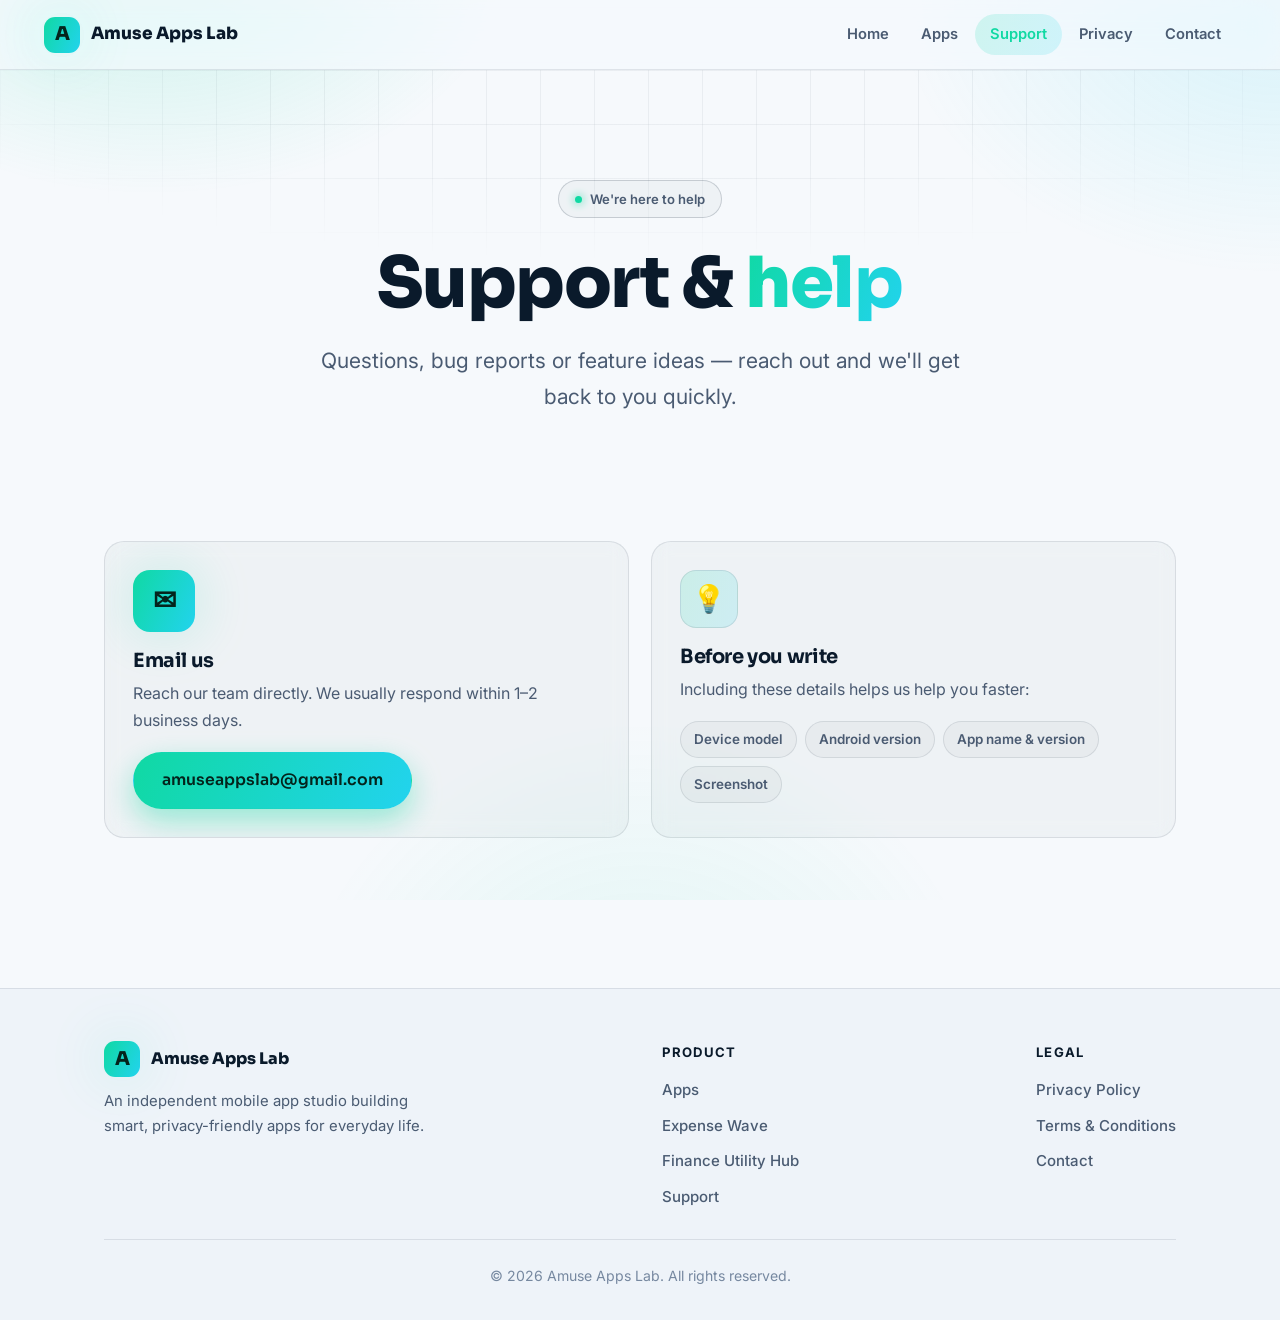
<file: support.html>
<!doctype html>
<html lang="en">
<head>
<meta charset="utf-8">
<meta name="viewport" content="width=device-width, initial-scale=1">
<title>Support | Amuse Apps Lab</title>
<meta name="description" content="Get help with Amuse Apps Lab apps.">
<link rel="preconnect" href="https://fonts.googleapis.com">
<link rel="preconnect" href="https://fonts.gstatic.com" crossorigin>
<link href="https://fonts.googleapis.com/css2?family=Inter:wght@400;500;600;700&family=Sora:wght@600;700;800&display=swap" rel="stylesheet">
<link rel="stylesheet" href="css/style.css">
<script>document.documentElement.className += ' js';</script>
</head>
<body>

<nav class="nav">
  <a class="brand" href="index.html"><span class="logo">A</span> Amuse Apps Lab</a>
  <div class="links">
    <a href="index.html">Home</a>
    <a href="index.html#apps">Apps</a>
    <a href="support.html" class="active">Support</a>
    <a href="privacy-policy.html">Privacy</a>
    <a href="contact.html">Contact</a>
  </div>
</nav>

<header class="hero" style="padding:clamp(64px,11vw,110px) 0 clamp(30px,5vw,50px)">
  <div class="hero-grid"></div>
  <div class="container">
    <span class="eyebrow"><span class="dot"></span> We're here to help</span>
    <h1>Support &amp; <span class="gt">help</span></h1>
    <p class="sub">Questions, bug reports or feature ideas — reach out and we'll get back to you quickly.</p>
  </div>
</header>

<main class="section" style="padding-top:clamp(20px,4vw,40px)">
  <div class="container">
    <div class="grid cols-2">
      <div class="card hover glow reveal">
        <div class="app-icon">✉</div>
        <h3>Email us</h3>
        <p>Reach our team directly. We usually respond within 1–2 business days.</p>
        <a class="btn btn-primary" href="mailto:amuseappslab@gmail.com">amuseappslab@gmail.com</a>
      </div>
      <div class="card hover reveal">
        <div class="tile">💡</div>
        <h3>Before you write</h3>
        <p>Including these details helps us help you faster:</p>
        <div class="tags">
          <span class="tag">Device model</span>
          <span class="tag">Android version</span>
          <span class="tag">App name &amp; version</span>
          <span class="tag">Screenshot</span>
        </div>
      </div>
    </div>
  </div>
</main>

<footer class="footer">
  <div class="container">
    <div class="cols">
      <div class="about">
        <div class="brand"><span class="logo">A</span> Amuse Apps Lab</div>
        <p>An independent mobile app studio building smart, privacy-friendly apps for everyday life.</p>
      </div>
      <div class="flinks">
        <strong>Product</strong>
        <a href="index.html#apps">Apps</a>
        <a href="apps/expensewave/index.html">Expense Wave</a>
        <a href="apps/finance-utility-hub/index.html">Finance Utility Hub</a>
        <a href="support.html">Support</a>
      </div>
      <div class="flinks">
        <strong>Legal</strong>
        <a href="privacy-policy.html">Privacy Policy</a>
        <a href="terms-and-conditions.html">Terms &amp; Conditions</a>
        <a href="contact.html">Contact</a>
      </div>
    </div>
    <div class="copy">© 2026 Amuse Apps Lab. All rights reserved.</div>
  </div>
</footer>

<script>
  const io = new IntersectionObserver((es) => es.forEach(e => { if (e.isIntersecting) { e.target.classList.add('in'); io.unobserve(e.target); } }), { threshold: 0.12 });
  document.querySelectorAll('.reveal').forEach(el => io.observe(el));
</script>
</body>
</html>
</file>
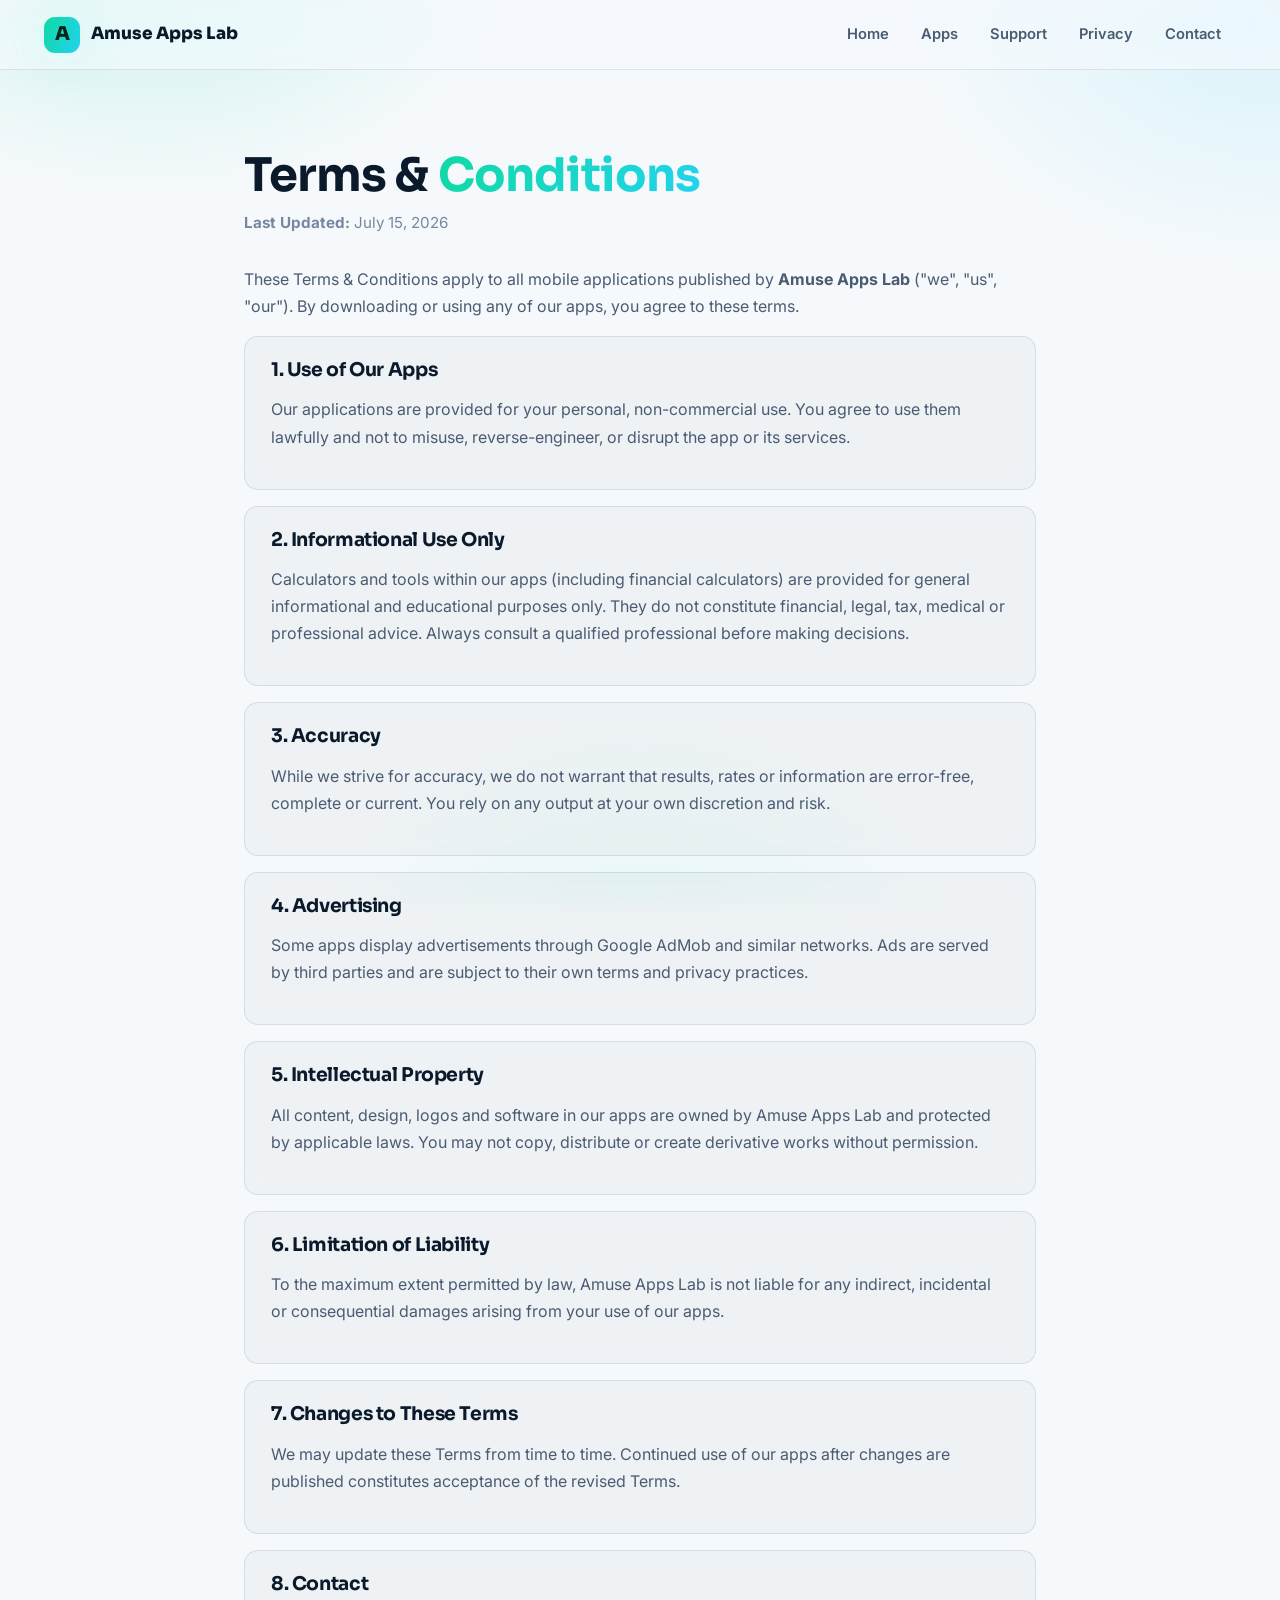
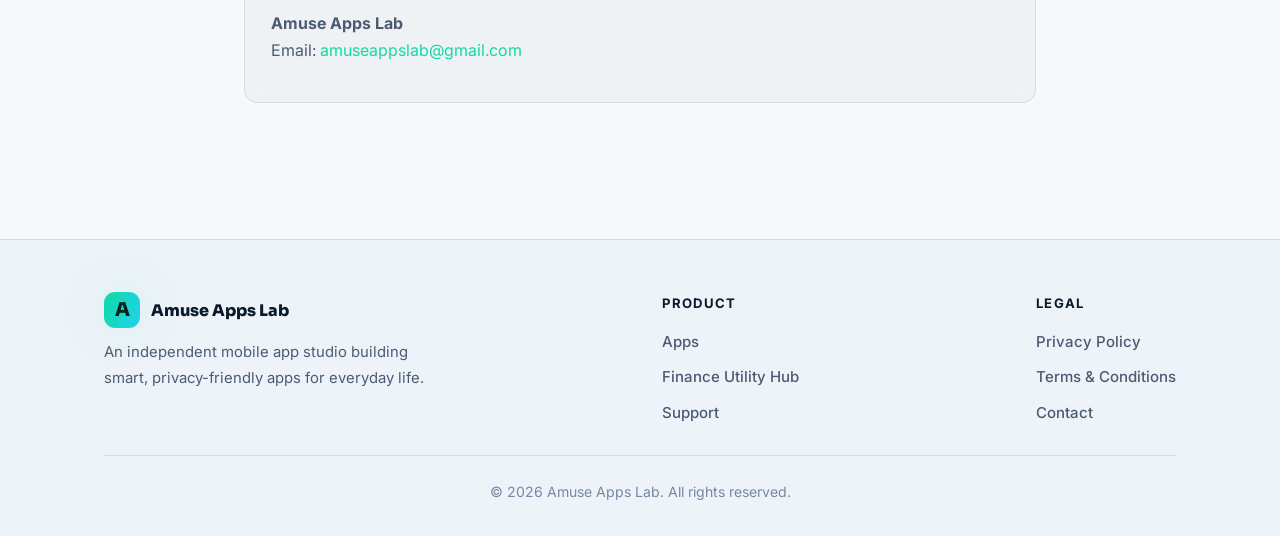
<file: terms-and-conditions.html>
<!doctype html>
<html lang="en">
<head>
<meta charset="utf-8">
<meta name="viewport" content="width=device-width, initial-scale=1">
<title>Terms &amp; Conditions | Amuse Apps Lab</title>
<meta name="description" content="Terms and Conditions for Amuse Apps Lab applications.">
<link rel="preconnect" href="https://fonts.googleapis.com">
<link rel="preconnect" href="https://fonts.gstatic.com" crossorigin>
<link href="https://fonts.googleapis.com/css2?family=Inter:wght@400;500;600;700&family=Sora:wght@600;700;800&display=swap" rel="stylesheet">
<link rel="stylesheet" href="css/style.css">
</head>
<body>

<nav class="nav">
  <a class="brand" href="index.html"><span class="logo">A</span> Amuse Apps Lab</a>
  <div class="links">
    <a href="index.html">Home</a>
    <a href="index.html#apps">Apps</a>
    <a href="support.html">Support</a>
    <a href="privacy-policy.html">Privacy</a>
    <a href="contact.html">Contact</a>
  </div>
</nav>

<main class="legal">
  <h1>Terms &amp; <span class="gt">Conditions</span></h1>
  <p class="updated"><strong>Last Updated:</strong> July 15, 2026</p>
  <p class="muted">These Terms &amp; Conditions apply to all mobile applications published by <strong>Amuse Apps Lab</strong> ("we", "us", "our"). By downloading or using any of our apps, you agree to these terms.</p>

  <div class="block"><h2>1. Use of Our Apps</h2>
  <p>Our applications are provided for your personal, non-commercial use. You agree to use them lawfully and not to misuse, reverse-engineer, or disrupt the app or its services.</p></div>

  <div class="block"><h2>2. Informational Use Only</h2>
  <p>Calculators and tools within our apps (including financial calculators) are provided for general informational and educational purposes only. They do not constitute financial, legal, tax, medical or professional advice. Always consult a qualified professional before making decisions.</p></div>

  <div class="block"><h2>3. Accuracy</h2>
  <p>While we strive for accuracy, we do not warrant that results, rates or information are error-free, complete or current. You rely on any output at your own discretion and risk.</p></div>

  <div class="block"><h2>4. Advertising</h2>
  <p>Some apps display advertisements through Google AdMob and similar networks. Ads are served by third parties and are subject to their own terms and privacy practices.</p></div>

  <div class="block"><h2>5. Intellectual Property</h2>
  <p>All content, design, logos and software in our apps are owned by Amuse Apps Lab and protected by applicable laws. You may not copy, distribute or create derivative works without permission.</p></div>

  <div class="block"><h2>6. Limitation of Liability</h2>
  <p>To the maximum extent permitted by law, Amuse Apps Lab is not liable for any indirect, incidental or consequential damages arising from your use of our apps.</p></div>

  <div class="block"><h2>7. Changes to These Terms</h2>
  <p>We may update these Terms from time to time. Continued use of our apps after changes are published constitutes acceptance of the revised Terms.</p></div>

  <div class="block"><h2>8. Contact</h2>
  <p><strong>Amuse Apps Lab</strong><br>Email: <a href="mailto:amuseappslab@gmail.com">amuseappslab@gmail.com</a></p></div>
</main>

<footer class="footer">
  <div class="container">
    <div class="cols">
      <div class="about">
        <div class="brand"><span class="logo">A</span> Amuse Apps Lab</div>
        <p>An independent mobile app studio building smart, privacy-friendly apps for everyday life.</p>
      </div>
      <div class="flinks">
        <strong>Product</strong>
        <a href="index.html#apps">Apps</a>
        <a href="apps/finance-utility-hub/index.html">Finance Utility Hub</a>
        <a href="support.html">Support</a>
      </div>
      <div class="flinks">
        <strong>Legal</strong>
        <a href="privacy-policy.html">Privacy Policy</a>
        <a href="terms-and-conditions.html">Terms &amp; Conditions</a>
        <a href="contact.html">Contact</a>
      </div>
    </div>
    <div class="copy">© 2026 Amuse Apps Lab. All rights reserved.</div>
  </div>
</footer>

</body>
</html>
</file>
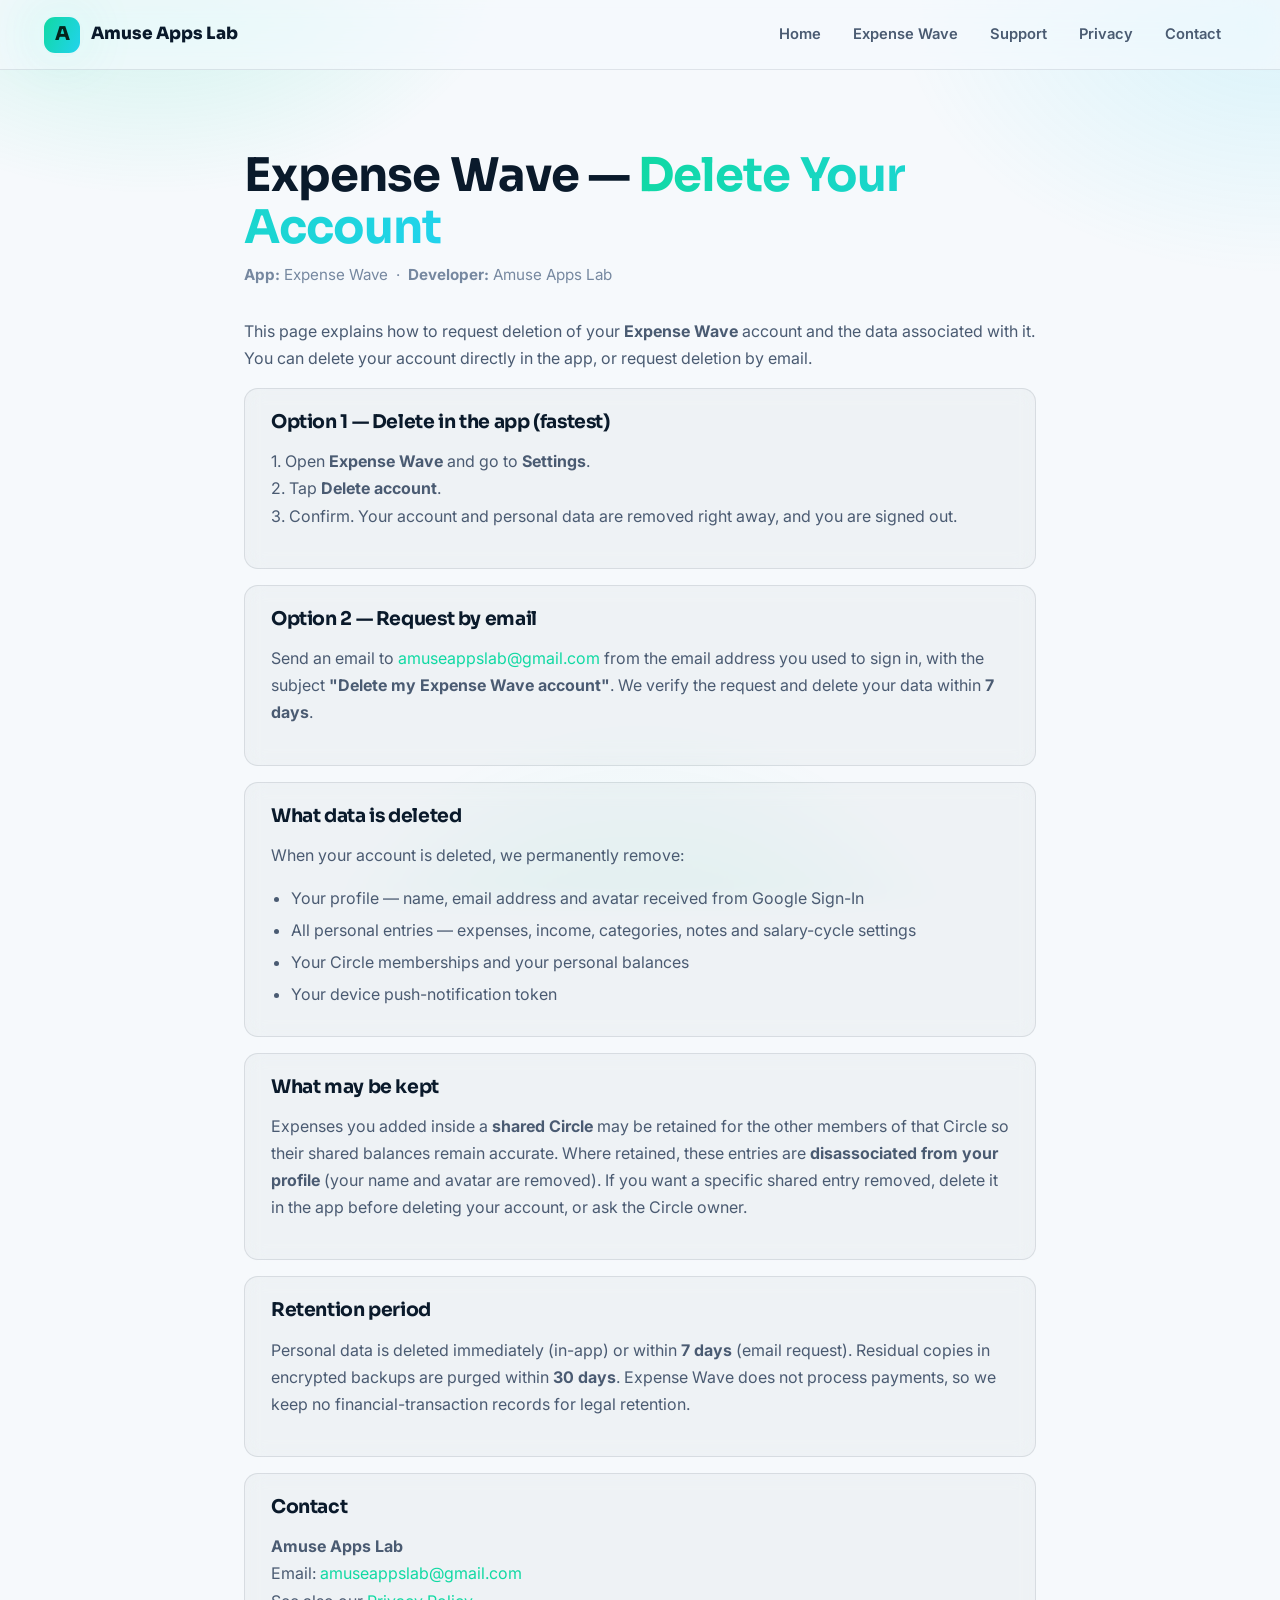
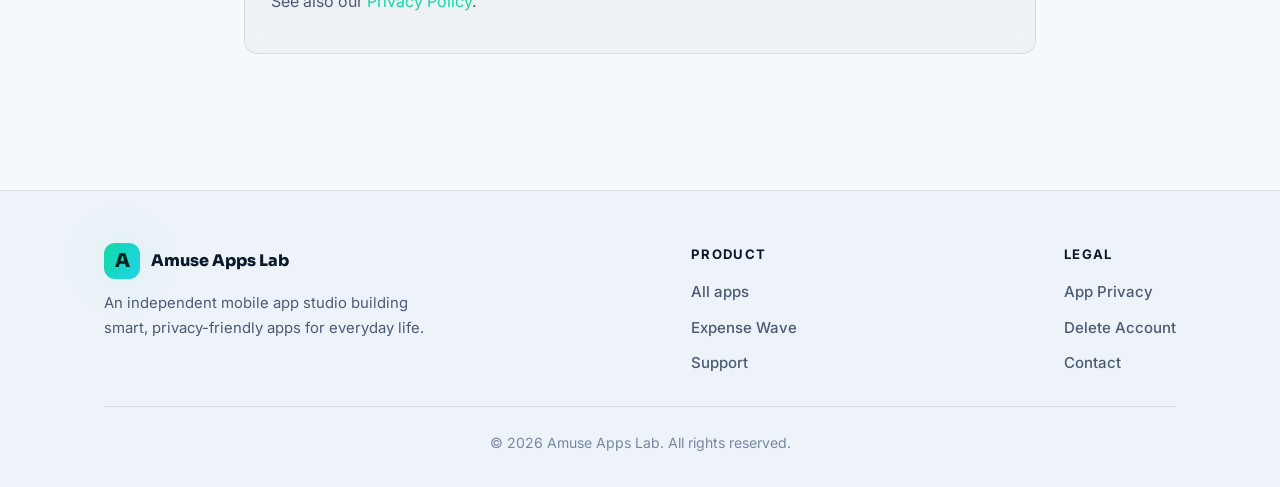
<file: apps/expensewave/delete-account.html>
<!doctype html>
<html lang="en">
<head>
<meta charset="utf-8">
<meta name="viewport" content="width=device-width, initial-scale=1">
<title>Expense Wave — Delete Your Account | Amuse Apps Lab</title>
<meta name="description" content="How to request deletion of your Expense Wave account and associated data.">
<link rel="preconnect" href="https://fonts.googleapis.com">
<link rel="preconnect" href="https://fonts.gstatic.com" crossorigin>
<link href="https://fonts.googleapis.com/css2?family=Inter:wght@400;500;600;700&family=Sora:wght@600;700;800&display=swap" rel="stylesheet">
<link rel="stylesheet" href="../../css/style.css">
</head>
<body>

<nav class="nav">
  <a class="brand" href="../../index.html"><span class="logo">A</span> Amuse Apps Lab</a>
  <div class="links">
    <a href="../../index.html">Home</a>
    <a href="index.html">Expense Wave</a>
    <a href="../../support.html">Support</a>
    <a href="privacy-policy.html">Privacy</a>
    <a href="../../contact.html">Contact</a>
  </div>
</nav>

<main class="legal">
  <h1>Expense Wave — <span class="gt">Delete Your Account</span></h1>
  <p class="updated"><strong>App:</strong> Expense Wave &nbsp;·&nbsp; <strong>Developer:</strong> Amuse Apps Lab</p>
  <p class="muted">This page explains how to request deletion of your <strong>Expense Wave</strong> account and the data associated with it. You can delete your account directly in the app, or request deletion by email.</p>

  <div class="block"><h2>Option 1 — Delete in the app (fastest)</h2>
  <p>1. Open <strong>Expense Wave</strong> and go to <strong>Settings</strong>.<br>
  2. Tap <strong>Delete account</strong>.<br>
  3. Confirm. Your account and personal data are removed right away, and you are signed out.</p></div>

  <div class="block"><h2>Option 2 — Request by email</h2>
  <p>Send an email to <a href="mailto:amuseappslab@gmail.com?subject=Delete%20my%20Expense Wave%20account">amuseappslab@gmail.com</a> from the email address you used to sign in, with the subject <strong>"Delete my Expense Wave account"</strong>. We verify the request and delete your data within <strong>7 days</strong>.</p></div>

  <div class="block"><h2>What data is deleted</h2>
  <p>When your account is deleted, we permanently remove:</p>
  <ul>
    <li>Your profile — name, email address and avatar received from Google Sign-In</li>
    <li>All personal entries — expenses, income, categories, notes and salary-cycle settings</li>
    <li>Your Circle memberships and your personal balances</li>
    <li>Your device push-notification token</li>
  </ul></div>

  <div class="block"><h2>What may be kept</h2>
  <p>Expenses you added inside a <strong>shared Circle</strong> may be retained for the other members of that Circle so their shared balances remain accurate. Where retained, these entries are <strong>disassociated from your profile</strong> (your name and avatar are removed). If you want a specific shared entry removed, delete it in the app before deleting your account, or ask the Circle owner.</p></div>

  <div class="block"><h2>Retention period</h2>
  <p>Personal data is deleted immediately (in-app) or within <strong>7 days</strong> (email request). Residual copies in encrypted backups are purged within <strong>30 days</strong>. Expense Wave does not process payments, so we keep no financial-transaction records for legal retention.</p></div>

  <div class="block"><h2>Contact</h2>
  <p><strong>Amuse Apps Lab</strong><br>Email: <a href="mailto:amuseappslab@gmail.com">amuseappslab@gmail.com</a><br>See also our <a href="privacy-policy.html">Privacy Policy</a>.</p></div>
</main>

<footer class="footer">
  <div class="container">
    <div class="cols">
      <div class="about">
        <div class="brand"><span class="logo">A</span> Amuse Apps Lab</div>
        <p>An independent mobile app studio building smart, privacy-friendly apps for everyday life.</p>
      </div>
      <div class="flinks">
        <strong>Product</strong>
        <a href="../../index.html#apps">All apps</a>
        <a href="index.html">Expense Wave</a>
        <a href="../../support.html">Support</a>
      </div>
      <div class="flinks">
        <strong>Legal</strong>
        <a href="privacy-policy.html">App Privacy</a>
        <a href="delete-account.html">Delete Account</a>
        <a href="../../contact.html">Contact</a>
      </div>
    </div>
    <div class="copy">© 2026 Amuse Apps Lab. All rights reserved.</div>
  </div>
</footer>

</body>
</html>
</file>
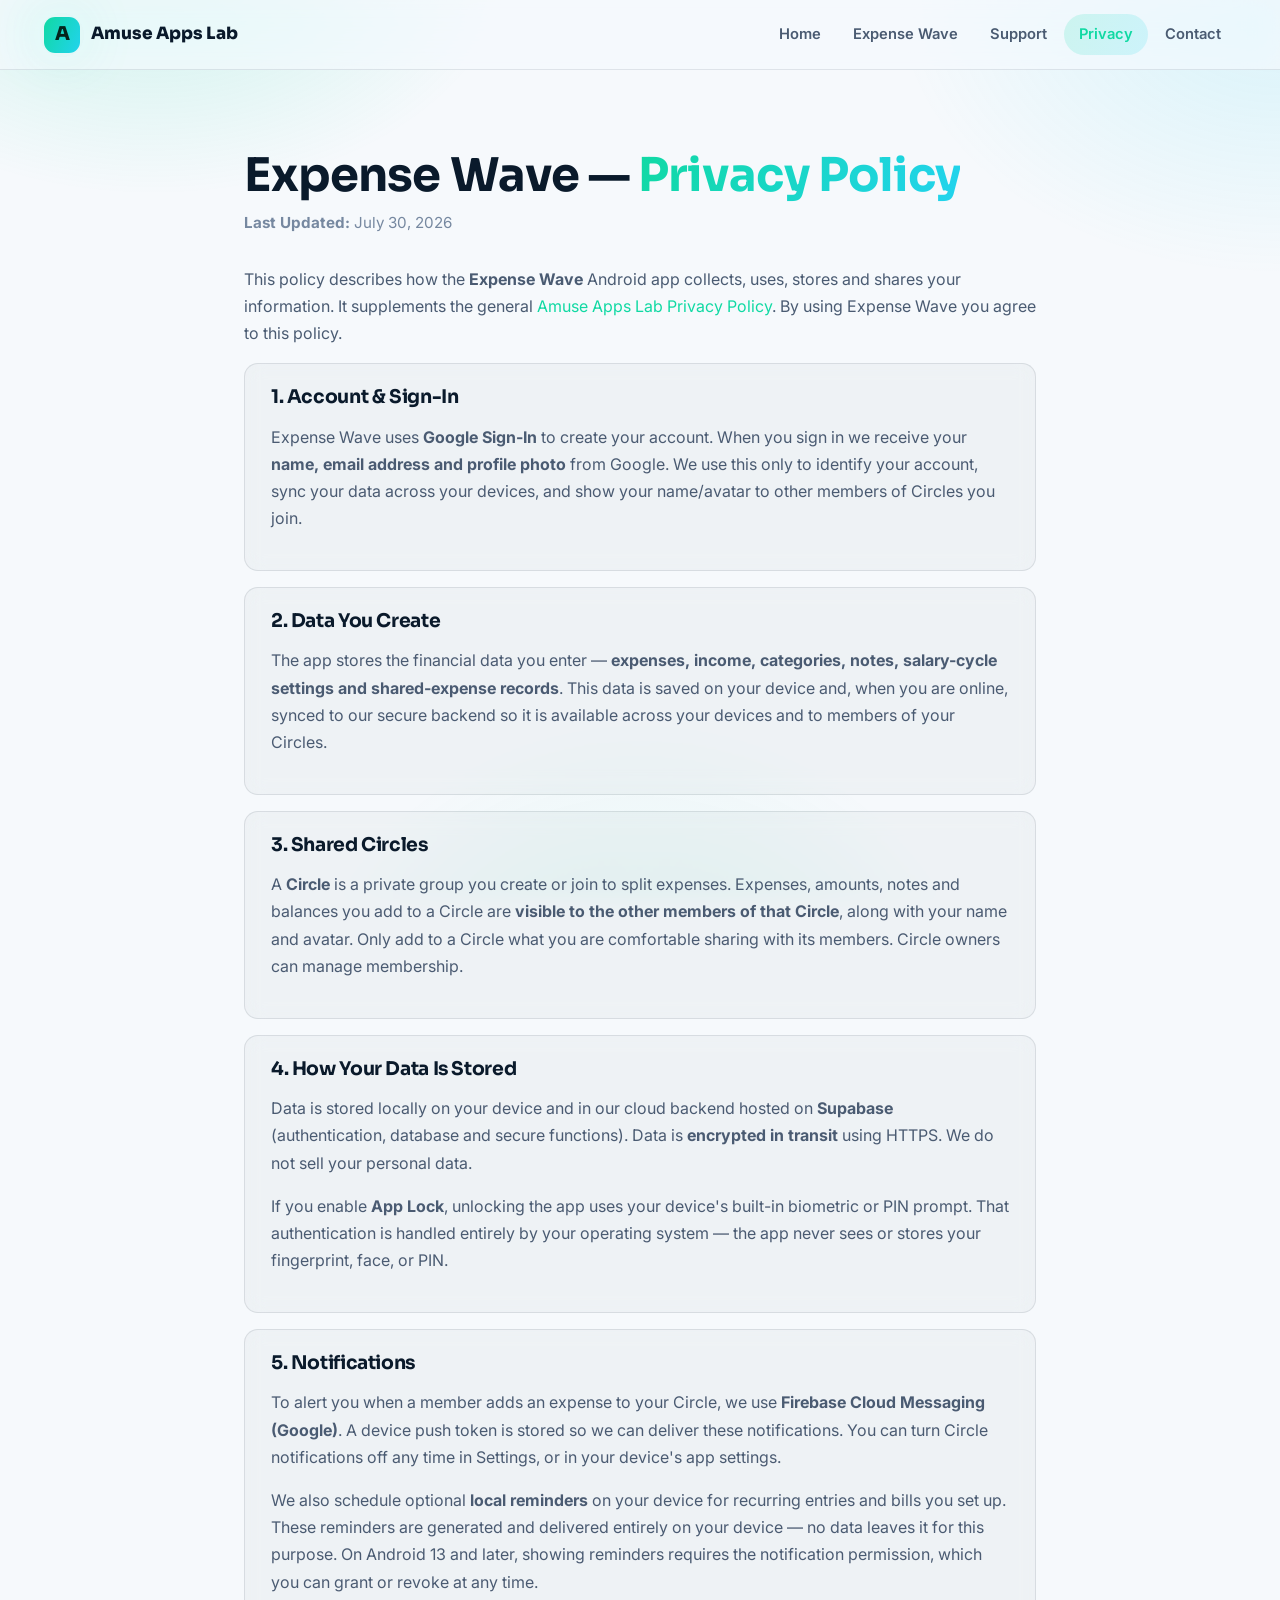
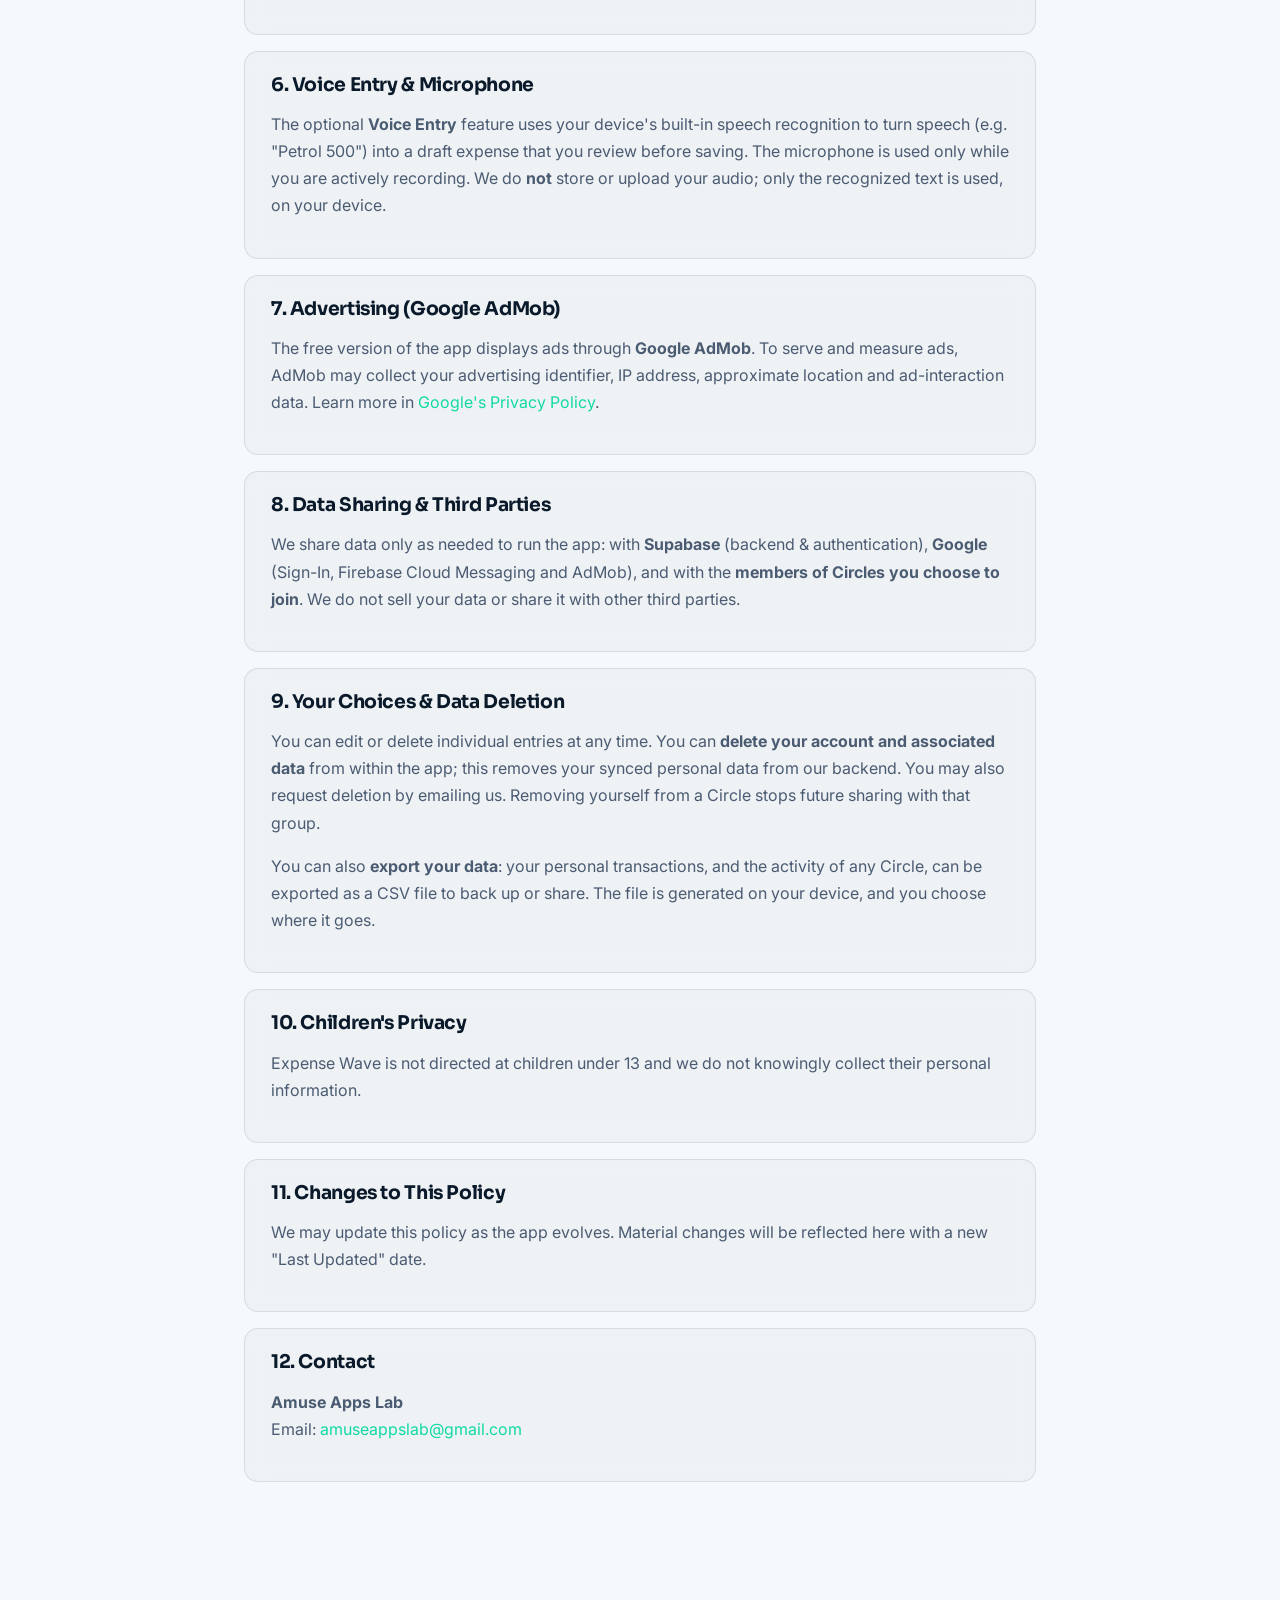
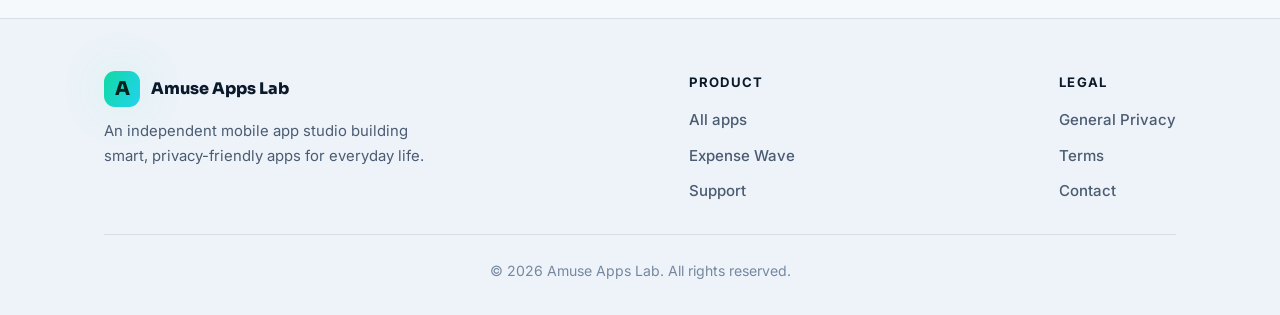
<file: apps/expensewave/privacy-policy.html>
<!doctype html>
<html lang="en">
<head>
<meta charset="utf-8">
<meta name="viewport" content="width=device-width, initial-scale=1">
<title>Expense Wave — Privacy Policy | Amuse Apps Lab</title>
<meta name="description" content="Privacy Policy for the Expense Wave Android app.">
<link rel="preconnect" href="https://fonts.googleapis.com">
<link rel="preconnect" href="https://fonts.gstatic.com" crossorigin>
<link href="https://fonts.googleapis.com/css2?family=Inter:wght@400;500;600;700&family=Sora:wght@600;700;800&display=swap" rel="stylesheet">
<link rel="stylesheet" href="../../css/style.css">
</head>
<body>

<nav class="nav">
  <a class="brand" href="../../index.html"><span class="logo">A</span> Amuse Apps Lab</a>
  <div class="links">
    <a href="../../index.html">Home</a>
    <a href="index.html">Expense Wave</a>
    <a href="../../support.html">Support</a>
    <a href="privacy-policy.html" class="active">Privacy</a>
    <a href="../../contact.html">Contact</a>
  </div>
</nav>

<main class="legal">
  <h1>Expense Wave — <span class="gt">Privacy Policy</span></h1>
  <p class="updated"><strong>Last Updated:</strong> July 30, 2026</p>
  <p class="muted">This policy describes how the <strong>Expense Wave</strong> Android app collects, uses, stores and shares your information. It supplements the general <a href="../../privacy-policy.html">Amuse Apps Lab Privacy Policy</a>. By using Expense Wave you agree to this policy.</p>

  <div class="block"><h2>1. Account &amp; Sign-In</h2>
  <p>Expense Wave uses <strong>Google Sign-In</strong> to create your account. When you sign in we receive your <strong>name, email address and profile photo</strong> from Google. We use this only to identify your account, sync your data across your devices, and show your name/avatar to other members of Circles you join.</p></div>

  <div class="block"><h2>2. Data You Create</h2>
  <p>The app stores the financial data you enter — <strong>expenses, income, categories, notes, salary-cycle settings and shared-expense records</strong>. This data is saved on your device and, when you are online, synced to our secure backend so it is available across your devices and to members of your Circles.</p></div>

  <div class="block"><h2>3. Shared Circles</h2>
  <p>A <strong>Circle</strong> is a private group you create or join to split expenses. Expenses, amounts, notes and balances you add to a Circle are <strong>visible to the other members of that Circle</strong>, along with your name and avatar. Only add to a Circle what you are comfortable sharing with its members. Circle owners can manage membership.</p></div>

  <div class="block"><h2>4. How Your Data Is Stored</h2>
  <p>Data is stored locally on your device and in our cloud backend hosted on <strong>Supabase</strong> (authentication, database and secure functions). Data is <strong>encrypted in transit</strong> using HTTPS. We do not sell your personal data.</p>
  <p>If you enable <strong>App Lock</strong>, unlocking the app uses your device's built-in biometric or PIN prompt. That authentication is handled entirely by your operating system — the app never sees or stores your fingerprint, face, or PIN.</p></div>

  <div class="block"><h2>5. Notifications</h2>
  <p>To alert you when a member adds an expense to your Circle, we use <strong>Firebase Cloud Messaging (Google)</strong>. A device push token is stored so we can deliver these notifications. You can turn Circle notifications off any time in Settings, or in your device's app settings.</p>
  <p>We also schedule optional <strong>local reminders</strong> on your device for recurring entries and bills you set up. These reminders are generated and delivered entirely on your device — no data leaves it for this purpose. On Android 13 and later, showing reminders requires the notification permission, which you can grant or revoke at any time.</p></div>

  <div class="block"><h2>6. Voice Entry &amp; Microphone</h2>
  <p>The optional <strong>Voice Entry</strong> feature uses your device's built-in speech recognition to turn speech (e.g. "Petrol 500") into a draft expense that you review before saving. The microphone is used only while you are actively recording. We do <strong>not</strong> store or upload your audio; only the recognized text is used, on your device.</p></div>

  <div class="block"><h2>7. Advertising (Google AdMob)</h2>
  <p>The free version of the app displays ads through <strong>Google AdMob</strong>. To serve and measure ads, AdMob may collect your advertising identifier, IP address, approximate location and ad-interaction data. Learn more in <a href="https://policies.google.com/privacy" target="_blank" rel="noopener">Google's Privacy Policy</a>.</p></div>

  <div class="block"><h2>8. Data Sharing &amp; Third Parties</h2>
  <p>We share data only as needed to run the app: with <strong>Supabase</strong> (backend &amp; authentication), <strong>Google</strong> (Sign-In, Firebase Cloud Messaging and AdMob), and with the <strong>members of Circles you choose to join</strong>. We do not sell your data or share it with other third parties.</p></div>

  <div class="block"><h2>9. Your Choices &amp; Data Deletion</h2>
  <p>You can edit or delete individual entries at any time. You can <strong>delete your account and associated data</strong> from within the app; this removes your synced personal data from our backend. You may also request deletion by emailing us. Removing yourself from a Circle stops future sharing with that group.</p>
  <p>You can also <strong>export your data</strong>: your personal transactions, and the activity of any Circle, can be exported as a CSV file to back up or share. The file is generated on your device, and you choose where it goes.</p></div>

  <div class="block"><h2>10. Children's Privacy</h2>
  <p>Expense Wave is not directed at children under 13 and we do not knowingly collect their personal information.</p></div>

  <div class="block"><h2>11. Changes to This Policy</h2>
  <p>We may update this policy as the app evolves. Material changes will be reflected here with a new "Last Updated" date.</p></div>

  <div class="block"><h2>12. Contact</h2>
  <p><strong>Amuse Apps Lab</strong><br>Email: <a href="mailto:amuseappslab@gmail.com">amuseappslab@gmail.com</a></p></div>
</main>

<footer class="footer">
  <div class="container">
    <div class="cols">
      <div class="about">
        <div class="brand"><span class="logo">A</span> Amuse Apps Lab</div>
        <p>An independent mobile app studio building smart, privacy-friendly apps for everyday life.</p>
      </div>
      <div class="flinks">
        <strong>Product</strong>
        <a href="../../index.html#apps">All apps</a>
        <a href="index.html">Expense Wave</a>
        <a href="../../support.html">Support</a>
      </div>
      <div class="flinks">
        <strong>Legal</strong>
        <a href="../../privacy-policy.html">General Privacy</a>
        <a href="../../terms-and-conditions.html">Terms</a>
        <a href="../../contact.html">Contact</a>
      </div>
    </div>
    <div class="copy">© 2026 Amuse Apps Lab. All rights reserved.</div>
  </div>
</footer>

</body>
</html>
</file>
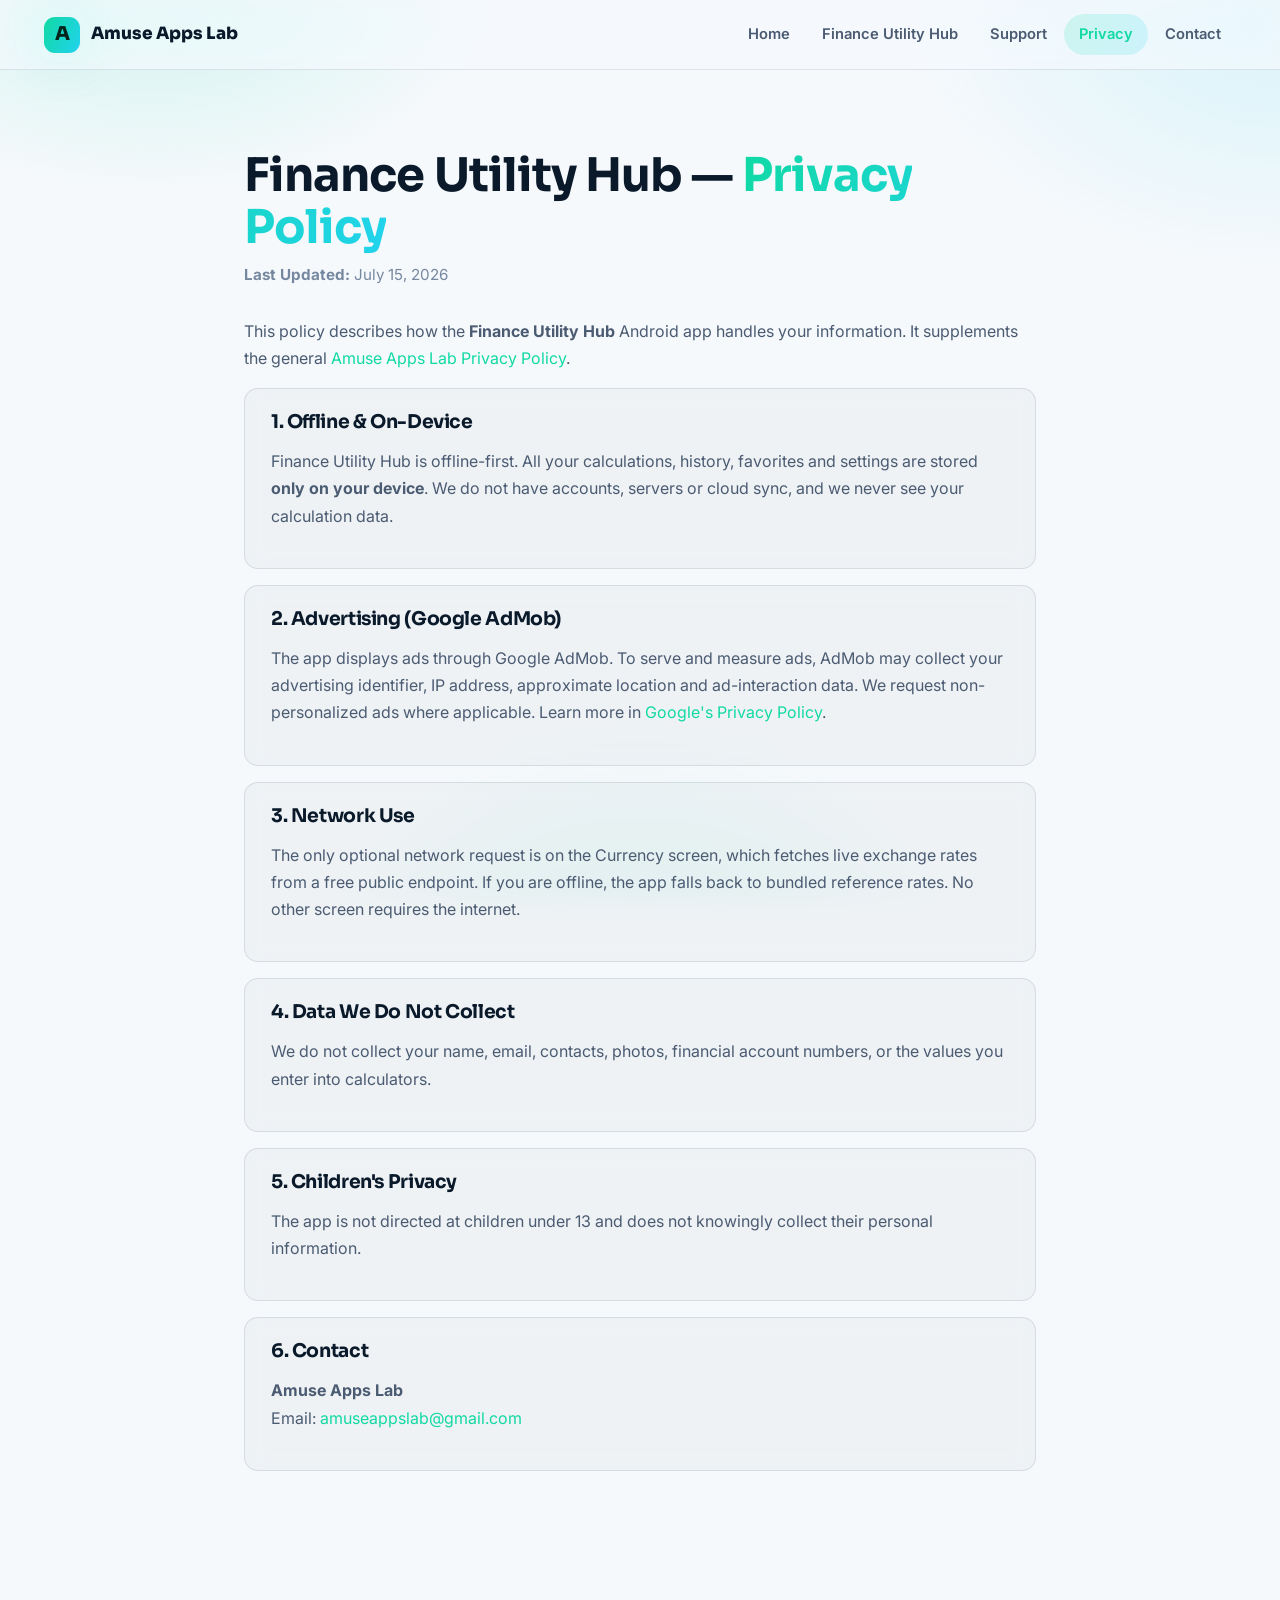
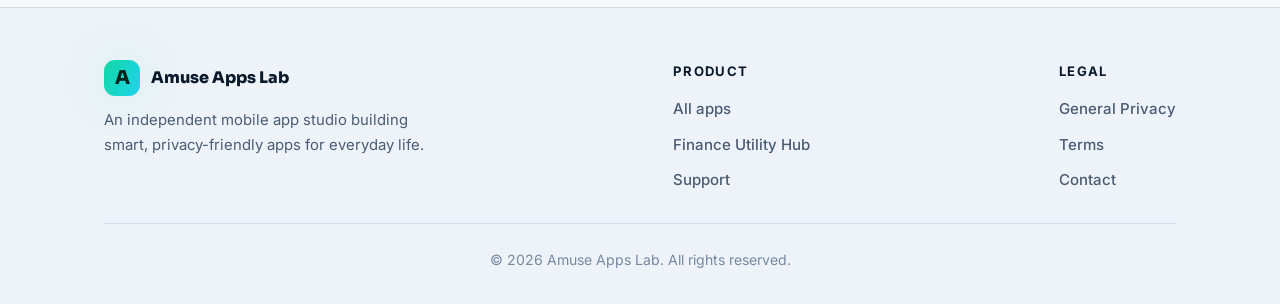
<file: apps/finance-utility-hub/privacy-policy.html>
<!doctype html>
<html lang="en">
<head>
<meta charset="utf-8">
<meta name="viewport" content="width=device-width, initial-scale=1">
<title>Finance Utility Hub — Privacy Policy | Amuse Apps Lab</title>
<meta name="description" content="Privacy Policy for the Finance Utility Hub Android app.">
<link rel="preconnect" href="https://fonts.googleapis.com">
<link rel="preconnect" href="https://fonts.gstatic.com" crossorigin>
<link href="https://fonts.googleapis.com/css2?family=Inter:wght@400;500;600;700&family=Sora:wght@600;700;800&display=swap" rel="stylesheet">
<link rel="stylesheet" href="../../css/style.css">
</head>
<body>

<nav class="nav">
  <a class="brand" href="../../index.html"><span class="logo">A</span> Amuse Apps Lab</a>
  <div class="links">
    <a href="../../index.html">Home</a>
    <a href="index.html">Finance Utility Hub</a>
    <a href="../../support.html">Support</a>
    <a href="privacy-policy.html" class="active">Privacy</a>
    <a href="../../contact.html">Contact</a>
  </div>
</nav>

<main class="legal">
  <h1>Finance Utility Hub — <span class="gt">Privacy Policy</span></h1>
  <p class="updated"><strong>Last Updated:</strong> July 15, 2026</p>
  <p class="muted">This policy describes how the <strong>Finance Utility Hub</strong> Android app handles your information. It supplements the general <a href="../../privacy-policy.html">Amuse Apps Lab Privacy Policy</a>.</p>

  <div class="block"><h2>1. Offline &amp; On-Device</h2>
  <p>Finance Utility Hub is offline-first. All your calculations, history, favorites and settings are stored <strong>only on your device</strong>. We do not have accounts, servers or cloud sync, and we never see your calculation data.</p></div>

  <div class="block"><h2>2. Advertising (Google AdMob)</h2>
  <p>The app displays ads through Google AdMob. To serve and measure ads, AdMob may collect your advertising identifier, IP address, approximate location and ad-interaction data. We request non-personalized ads where applicable. Learn more in <a href="https://policies.google.com/privacy" target="_blank" rel="noopener">Google's Privacy Policy</a>.</p></div>

  <div class="block"><h2>3. Network Use</h2>
  <p>The only optional network request is on the Currency screen, which fetches live exchange rates from a free public endpoint. If you are offline, the app falls back to bundled reference rates. No other screen requires the internet.</p></div>

  <div class="block"><h2>4. Data We Do Not Collect</h2>
  <p>We do not collect your name, email, contacts, photos, financial account numbers, or the values you enter into calculators.</p></div>

  <div class="block"><h2>5. Children's Privacy</h2>
  <p>The app is not directed at children under 13 and does not knowingly collect their personal information.</p></div>

  <div class="block"><h2>6. Contact</h2>
  <p><strong>Amuse Apps Lab</strong><br>Email: <a href="mailto:amuseappslab@gmail.com">amuseappslab@gmail.com</a></p></div>
</main>

<footer class="footer">
  <div class="container">
    <div class="cols">
      <div class="about">
        <div class="brand"><span class="logo">A</span> Amuse Apps Lab</div>
        <p>An independent mobile app studio building smart, privacy-friendly apps for everyday life.</p>
      </div>
      <div class="flinks">
        <strong>Product</strong>
        <a href="../../index.html#apps">All apps</a>
        <a href="index.html">Finance Utility Hub</a>
        <a href="../../support.html">Support</a>
      </div>
      <div class="flinks">
        <strong>Legal</strong>
        <a href="../../privacy-policy.html">General Privacy</a>
        <a href="../../terms-and-conditions.html">Terms</a>
        <a href="../../contact.html">Contact</a>
      </div>
    </div>
    <div class="copy">© 2026 Amuse Apps Lab. All rights reserved.</div>
  </div>
</footer>

</body>
</html>
</file>
<file: css/style.css>
/* ============================================================
   Amuse Apps Lab — premium design system v2
   Dark-first, emerald/cyan accent, glassmorphism, rich motion.
   Theme-aware (respects light mode), responsive, reusable.
   ============================================================ */

:root {
  /* accent — emerald → cyan (no purple) */
  --accent: #10d9a3;
  --accent-2: #22d3ee;
  --accent-3: #34d399;
  --grad: linear-gradient(115deg, #10d9a3 0%, #22d3ee 100%);
  --grad-soft: linear-gradient(115deg, rgba(16,217,163,.16), rgba(34,211,238,.16));

  /* dark (default) */
  --bg: #060b14;
  --bg-2: #0a1220;
  --surface: rgba(255,255,255,0.04);
  --surface-solid: #0e1725;
  --border: rgba(255,255,255,0.09);
  --border-strong: rgba(255,255,255,0.16);
  --ink: #eef4ff;
  --ink-soft: #93a4bf;
  --ink-dim: #64748b;
  --shadow: 0 20px 50px rgba(0,0,0,0.45);
  --glow: 0 0 60px rgba(16,217,163,0.35);

  --maxw: 1160px;
  --radius: 20px;
  --radius-sm: 14px;
  --font: "Inter", -apple-system, BlinkMacSystemFont, "Segoe UI", Roboto, sans-serif;
  --display: "Sora", var(--font);
}

@media (prefers-color-scheme: light) {
  :root {
    --bg: #f6f9fc;
    --bg-2: #eef3f9;
    --surface: rgba(12,30,50,0.03);
    --surface-solid: #ffffff;
    --border: rgba(12,30,50,0.10);
    --border-strong: rgba(12,30,50,0.18);
    --ink: #0a1a2b;
    --ink-soft: #4a5b72;
    --ink-dim: #7688a0;
    --shadow: 0 20px 50px rgba(20,40,80,0.10);
    --glow: 0 0 60px rgba(16,217,163,0.20);
  }
}

* { box-sizing: border-box; }
html { scroll-behavior: smooth; }

body {
  margin: 0;
  font-family: var(--font);
  color: var(--ink);
  background: var(--bg);
  line-height: 1.7;
  -webkit-font-smoothing: antialiased;
  overflow-x: hidden;
}

/* ambient background glows */
body::before {
  content: "";
  position: fixed;
  inset: 0;
  z-index: -2;
  background:
    radial-gradient(600px 400px at 12% -5%, rgba(16,217,163,0.18), transparent 60%),
    radial-gradient(700px 500px at 100% 0%, rgba(34,211,238,0.14), transparent 55%),
    radial-gradient(600px 600px at 50% 120%, rgba(16,217,163,0.10), transparent 60%);
  pointer-events: none;
}

h1, h2, h3, h4 { font-family: var(--display); font-weight: 700; letter-spacing: -0.02em; line-height: 1.12; }

a { color: var(--accent); text-decoration: none; }
a:hover { color: var(--accent-2); }

/* gradient text helper */
.gt {
  background: var(--grad);
  -webkit-background-clip: text;
  background-clip: text;
  -webkit-text-fill-color: transparent;
  color: transparent;
}

/* ---------- Navbar ---------- */
.nav {
  position: sticky; top: 0; z-index: 100;
  display: flex; align-items: center; justify-content: space-between;
  gap: 16px;
  padding: 14px clamp(16px, 5vw, 44px);
  background: color-mix(in srgb, var(--bg) 72%, transparent);
  backdrop-filter: saturate(180%) blur(16px);
  border-bottom: 1px solid var(--border);
}
.nav .brand { display: flex; align-items: center; gap: 11px; font-family: var(--display); font-weight: 800; font-size: 1.06rem; color: var(--ink); }
.nav .brand:hover { color: var(--ink); }
.logo {
  width: 36px; height: 36px; border-radius: 11px;
  background: var(--grad);
  display: grid; place-items: center;
  color: #04241c; font-weight: 900; font-size: 19px; font-family: var(--display);
  box-shadow: var(--glow);
}
.nav .links { display: flex; gap: 2px; flex-wrap: wrap; }
.nav .links a {
  color: var(--ink-soft); padding: 8px 15px; border-radius: 999px;
  font-weight: 600; font-size: 0.92rem;
  transition: all .18s ease;
}
.nav .links a:hover { background: var(--surface); color: var(--ink); }
.nav .links a.active { color: var(--accent); background: var(--grad-soft); }

/* ---------- Layout ---------- */
.container { max-width: var(--maxw); margin: 0 auto; padding: 0 clamp(16px, 5vw, 44px); }
.section { padding: clamp(56px, 9vw, 110px) 0; position: relative; }
.center { text-align: center; }

/* ---------- Hero ---------- */
.hero { position: relative; padding: clamp(70px, 13vw, 150px) 0 clamp(60px, 10vw, 110px); text-align: center; }
.hero-grid {
  position: absolute; inset: 0; z-index: -1;
  background-image:
    linear-gradient(var(--border) 1px, transparent 1px),
    linear-gradient(90deg, var(--border) 1px, transparent 1px);
  background-size: 54px 54px;
  mask-image: radial-gradient(ellipse 80% 60% at 50% 0%, #000 40%, transparent 75%);
  -webkit-mask-image: radial-gradient(ellipse 80% 60% at 50% 0%, #000 40%, transparent 75%);
  opacity: .5;
}
.eyebrow {
  display: inline-flex; align-items: center; gap: 8px;
  background: var(--surface); border: 1px solid var(--border-strong);
  padding: 7px 16px; border-radius: 999px;
  font-size: 0.82rem; font-weight: 600; color: var(--ink-soft);
  margin-bottom: 26px;
}
.eyebrow .dot { width: 7px; height: 7px; border-radius: 50%; background: var(--accent); box-shadow: 0 0 10px var(--accent); }
.hero h1 { font-size: clamp(2.4rem, 6.5vw, 4.4rem); font-weight: 800; margin: 0 0 20px; }
.hero .sub { font-size: clamp(1.05rem, 2.4vw, 1.32rem); color: var(--ink-soft); max-width: 640px; margin: 0 auto 36px; }
.btn-row { display: flex; gap: 14px; justify-content: center; flex-wrap: wrap; }

/* ---------- Buttons ---------- */
.btn {
  display: inline-flex; align-items: center; gap: 9px;
  padding: 14px 28px; border-radius: 999px;
  font-family: var(--display); font-weight: 600; font-size: 0.98rem;
  border: 1px solid transparent; cursor: pointer;
  transition: transform .14s ease, box-shadow .18s ease, background .18s;
}
.btn:hover { transform: translateY(-2px); }
.btn-primary { background: var(--grad); color: #04241c; box-shadow: 0 12px 30px rgba(16,217,163,.4); }
.btn-primary:hover { box-shadow: 0 16px 40px rgba(16,217,163,.55); color: #04241c; }
.btn-ghost { background: var(--surface); color: var(--ink); border-color: var(--border-strong); }
.btn-ghost:hover { border-color: var(--accent); color: var(--ink); }

/* ---------- Trust bar ---------- */
.trust { display: flex; gap: clamp(18px,4vw,44px); justify-content: center; flex-wrap: wrap; margin-top: 46px; color: var(--ink-dim); font-size: .92rem; font-weight: 600; }
.trust span { display: inline-flex; align-items: center; gap: 8px; }
.trust .ic { color: var(--accent); }

/* ---------- Section headings ---------- */
.section-head { text-align: center; max-width: 660px; margin: 0 auto clamp(40px, 6vw, 64px); }
.section-head .kicker { color: var(--accent); font-weight: 700; font-size: .85rem; letter-spacing: .12em; text-transform: uppercase; }
.section-head h2 { font-size: clamp(1.9rem, 4.5vw, 2.9rem); font-weight: 800; margin: 10px 0 14px; }
.section-head p { color: var(--ink-soft); font-size: 1.1rem; margin: 0; }

/* ---------- Cards / grids ---------- */
.grid { display: grid; gap: 22px; }
.cols-2 { grid-template-columns: repeat(auto-fit, minmax(300px, 1fr)); }
.cols-3 { grid-template-columns: repeat(auto-fit, minmax(230px, 1fr)); }
.cols-4 { grid-template-columns: repeat(auto-fit, minmax(180px, 1fr)); }

.card {
  position: relative;
  background: var(--surface);
  border: 1px solid var(--border);
  border-radius: var(--radius);
  padding: 28px;
  backdrop-filter: blur(10px);
  transition: transform .22s ease, border-color .22s, box-shadow .22s;
  overflow: hidden;
}
.card.hover:hover { transform: translateY(-6px); border-color: var(--border-strong); box-shadow: var(--shadow); }
.card.glow::before {
  content: ""; position: absolute; inset: -1px; border-radius: inherit; padding: 1px;
  background: var(--grad); -webkit-mask: linear-gradient(#000 0 0) content-box, linear-gradient(#000 0 0);
  -webkit-mask-composite: xor; mask-composite: exclude; opacity: 0; transition: opacity .25s;
}
.card.glow:hover::before { opacity: .8; }
.card h3 { margin: 0 0 8px; font-size: 1.22rem; }
.card p { color: var(--ink-soft); margin: 0 0 18px; }

.tile {
  width: 58px; height: 58px; border-radius: 16px;
  background: var(--grad-soft); border: 1px solid var(--border);
  display: grid; place-items: center; font-size: 27px; margin-bottom: 18px;
}
.app-icon {
  width: 62px; height: 62px; border-radius: 17px; background: var(--grad);
  display: grid; place-items: center; color: #04241c; font-size: 28px; font-weight: 800;
  margin-bottom: 18px; box-shadow: var(--glow);
}

/* mini calc grid card (app page) */
.mini { padding: 20px; }
.mini h3 { font-size: 1.06rem; margin: 0 0 4px; }
.mini p { font-size: .9rem; margin: 0; }

/* tags */
.tags { display: flex; flex-wrap: wrap; gap: 8px; }
.tag { background: var(--surface); border: 1px solid var(--border); color: var(--ink-soft); padding: 6px 13px; border-radius: 999px; font-size: .84rem; font-weight: 600; }

/* feature */
.feature { padding: 6px; }
.feature h4 { margin: 0 0 6px; font-size: 1.12rem; }
.feature p { color: var(--ink-soft); margin: 0; font-size: .97rem; }

/* stats band */
.stats { display: grid; grid-template-columns: repeat(auto-fit, minmax(150px,1fr)); gap: 20px; text-align: center; }
.stats .num { font-family: var(--display); font-weight: 800; font-size: clamp(2rem,5vw,2.8rem); }
.stats .lbl { color: var(--ink-soft); font-size: .95rem; margin-top: 4px; }

/* CTA band */
.cta {
  position: relative; overflow: hidden;
  background: var(--grad); border-radius: 28px;
  padding: clamp(40px,7vw,72px); text-align: center; color: #04241c;
}
.cta h2 { color: #04241c; font-size: clamp(1.8rem,4.5vw,2.7rem); margin: 0 0 14px; }
.cta p { color: #06382c; opacity: .85; font-size: 1.1rem; margin: 0 0 28px; }
.cta .btn-dark { background: #04241c; color: #eafff8; }
.cta .btn-dark:hover { background: #063527; color: #fff; }

/* ---------- Legal ---------- */
.legal { max-width: 880px; margin: 0 auto; padding: clamp(40px,7vw,80px) clamp(16px,5vw,44px); }
.legal h1 { font-size: clamp(2rem,5vw,2.9rem); margin: 0 0 8px; }
.legal .updated { color: var(--ink-dim); font-size: .95rem; margin: 0 0 30px; }
.legal .block {
  background: var(--surface); border: 1px solid var(--border);
  border-radius: var(--radius-sm); padding: 22px 26px; margin: 16px 0; backdrop-filter: blur(10px);
}
.legal .block h2 { font-size: 1.18rem; margin: 0 0 10px; }
.legal .block h2 .gt { display: inline; }
.legal .block p, .legal .block li { color: var(--ink-soft); }
.legal ul { padding-left: 20px; margin: 8px 0 0; }
.legal li { margin: 5px 0; }

/* ---------- Footer ---------- */
.footer { border-top: 1px solid var(--border); padding: 52px 0 32px; margin-top: 40px; background: var(--bg-2); }
.footer .cols { display: flex; flex-wrap: wrap; gap: 28px; justify-content: space-between; align-items: flex-start; margin-bottom: 30px; }
.footer .about { max-width: 320px; }
.footer .about .brand { display: flex; align-items: center; gap: 11px; font-family: var(--display); font-weight: 800; color: var(--ink); margin-bottom: 12px; }
.footer .about p { color: var(--ink-soft); font-size: .93rem; margin: 0; }
.footer .flinks { display: flex; flex-direction: column; gap: 10px; }
.footer .flinks strong { color: var(--ink); font-size: .82rem; letter-spacing: .1em; text-transform: uppercase; margin-bottom: 4px; }
.footer .flinks a { color: var(--ink-soft); font-weight: 500; font-size: .94rem; }
.footer .flinks a:hover { color: var(--accent); }
.footer .copy { text-align: center; color: var(--ink-dim); font-size: .88rem; border-top: 1px solid var(--border); padding-top: 24px; }

/* ---------- Reveal on scroll (progressive enhancement) ----------
   Content is visible by default; only hidden once JS confirms support,
   so the site is never blank if scripts fail to run. */
.js .reveal { opacity: 0; transform: translateY(24px); transition: opacity .7s ease, transform .7s ease; }
.js .reveal.in { opacity: 1; transform: none; }
@media (prefers-reduced-motion: reduce) {
  .js .reveal { opacity: 1; transform: none; transition: none; }
}

.muted { color: var(--ink-soft); }
.mt0 { margin-top: 0; }
</file>
